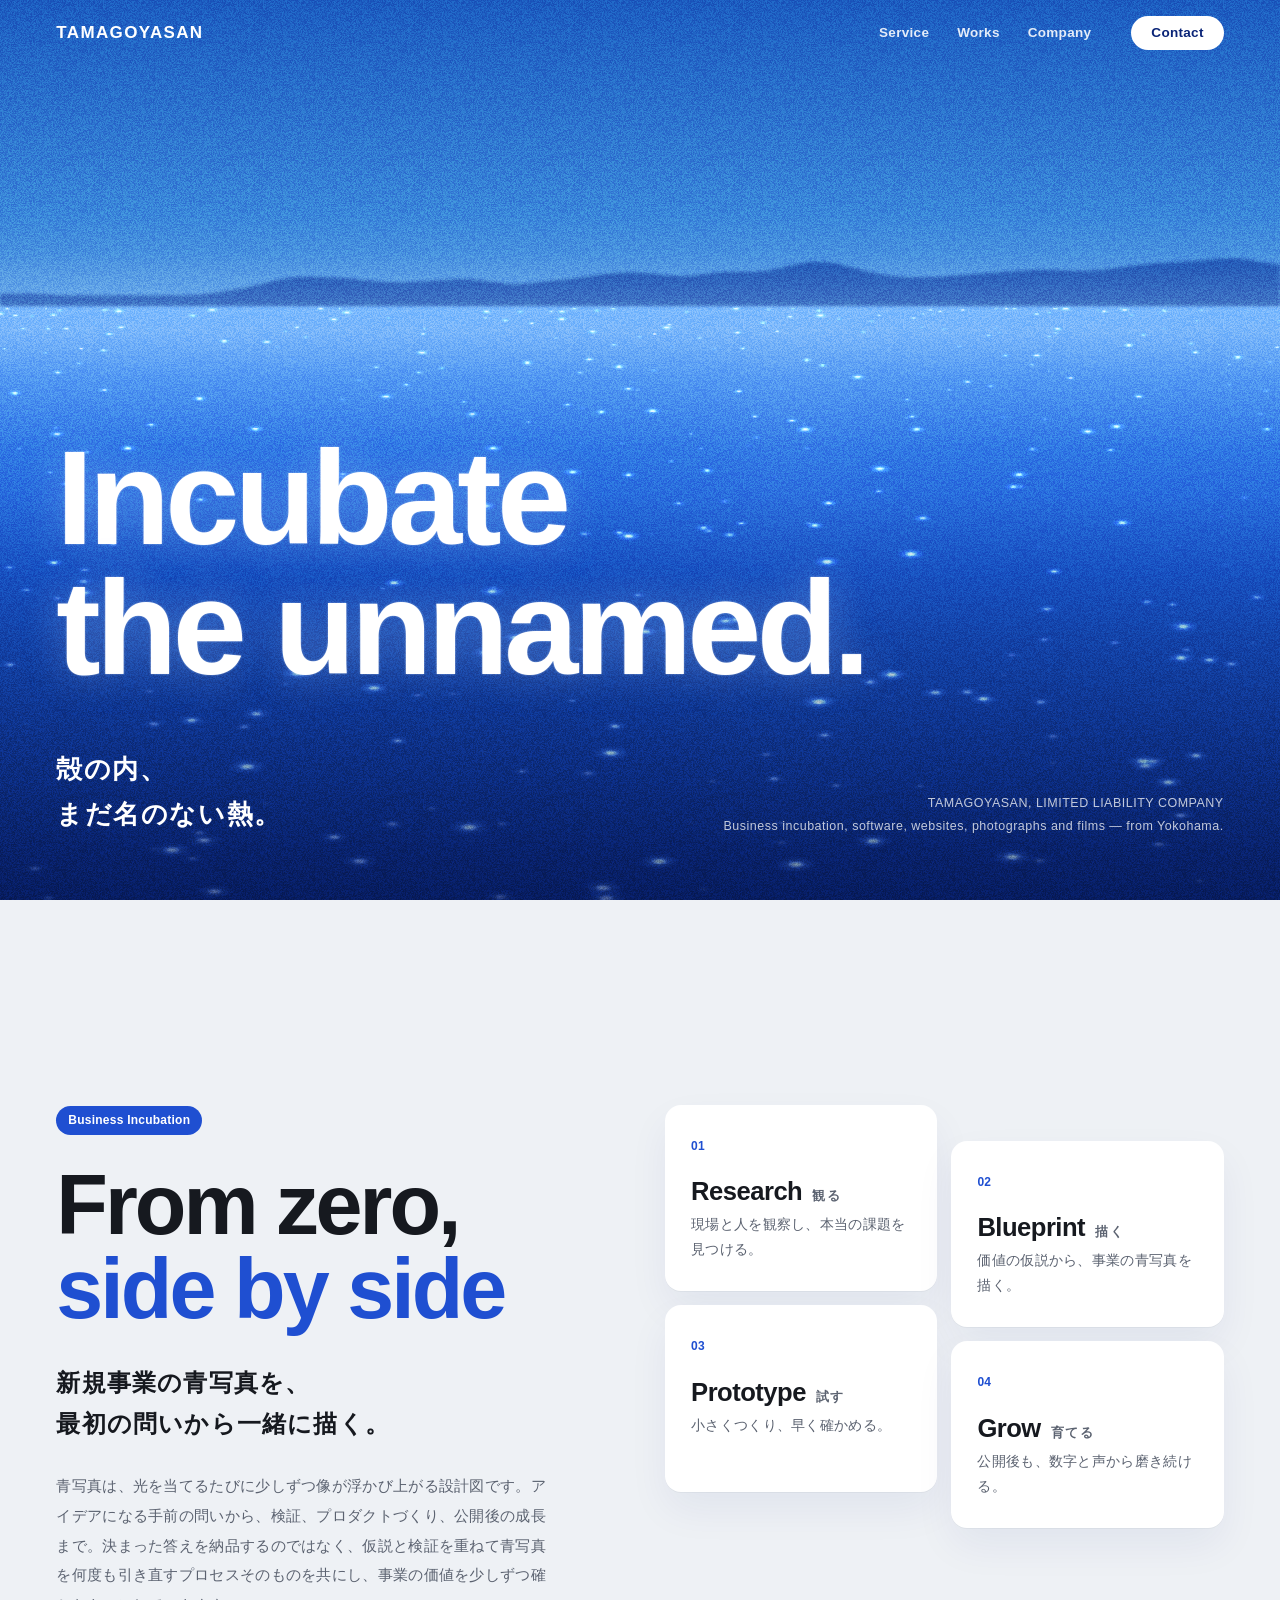
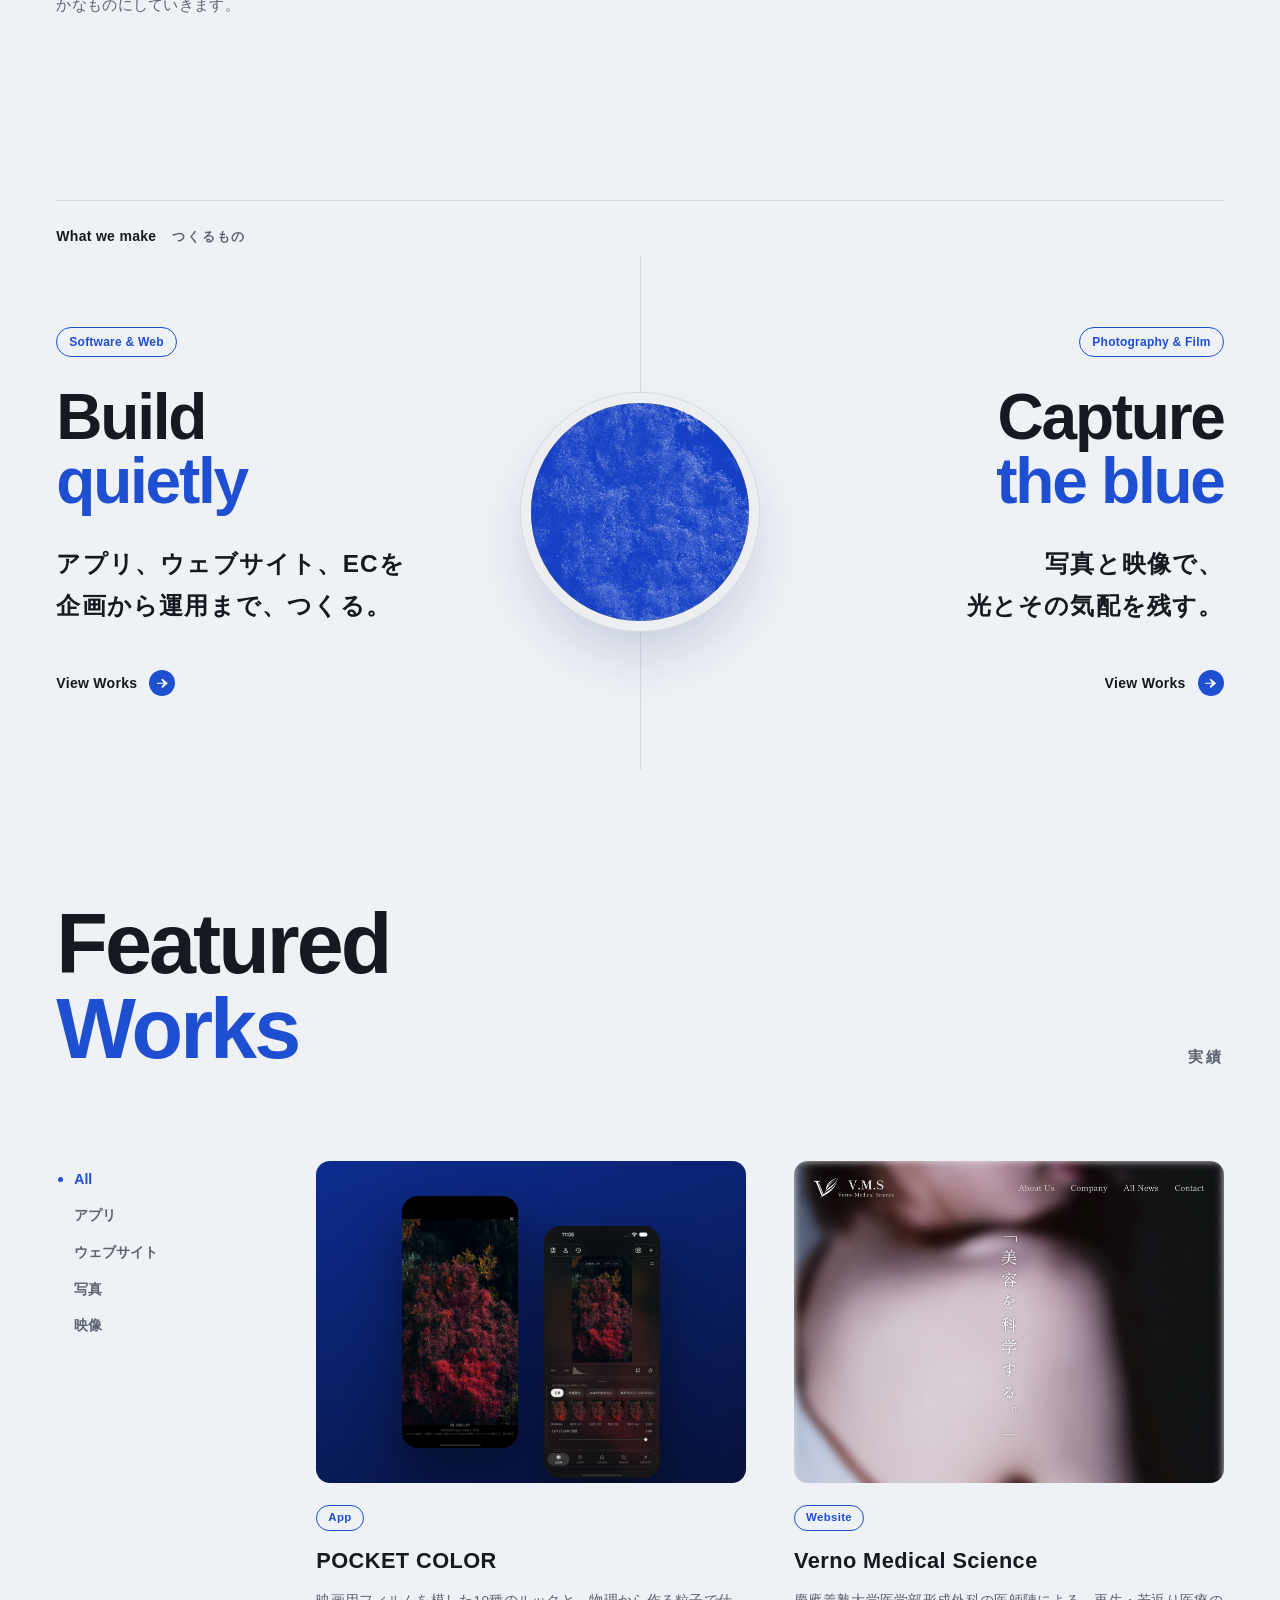
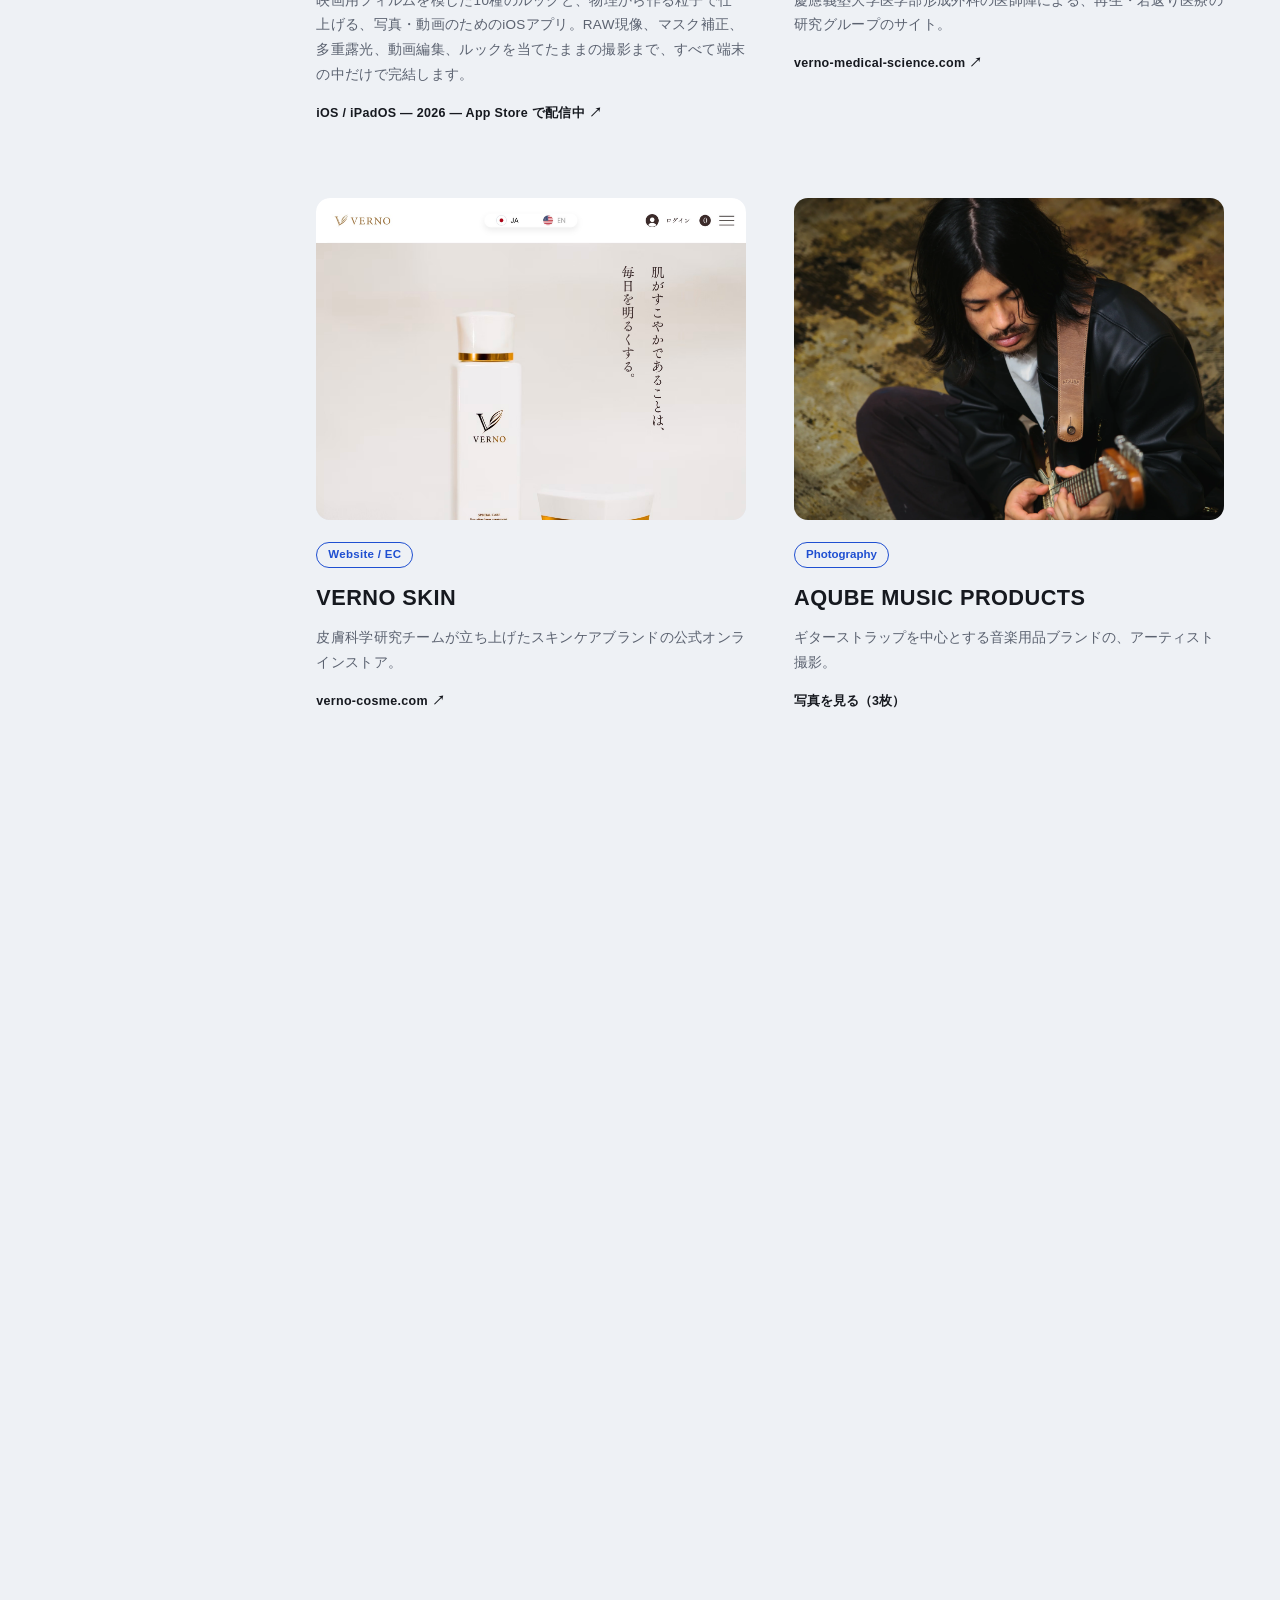
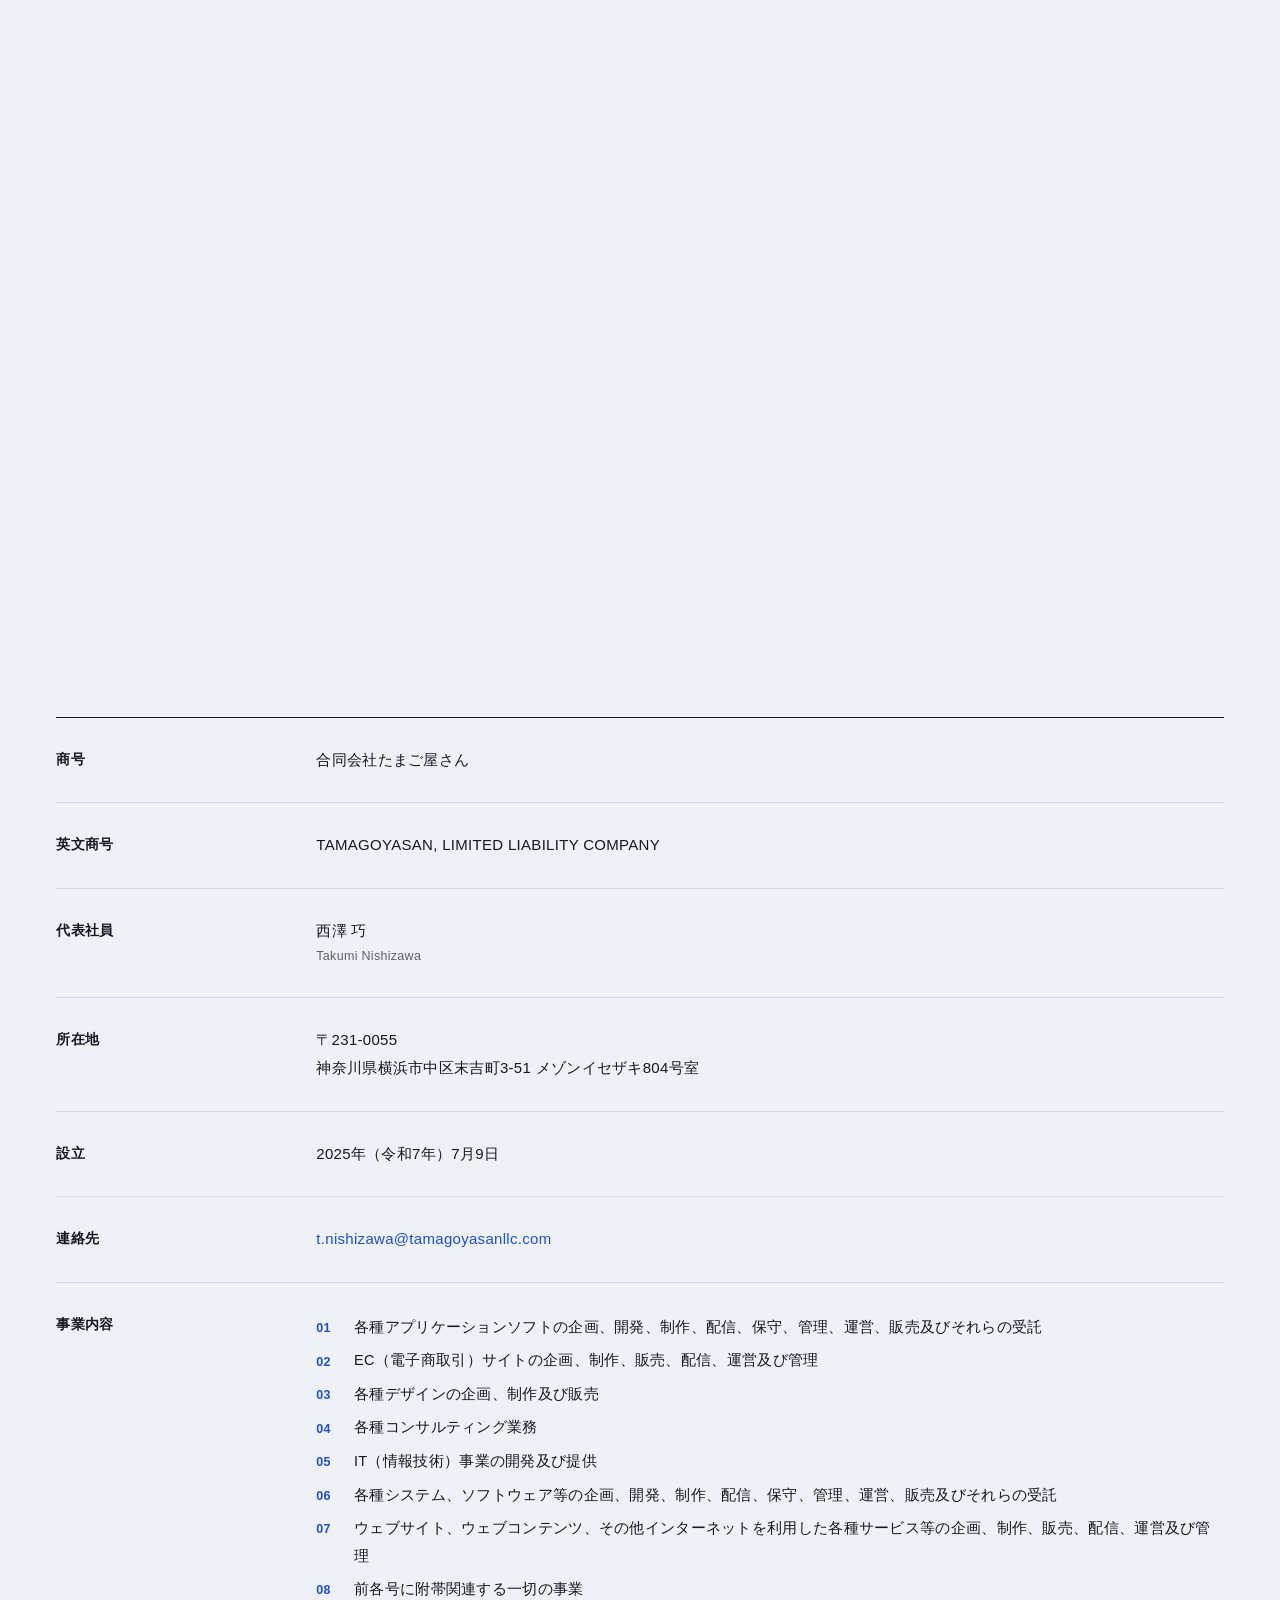
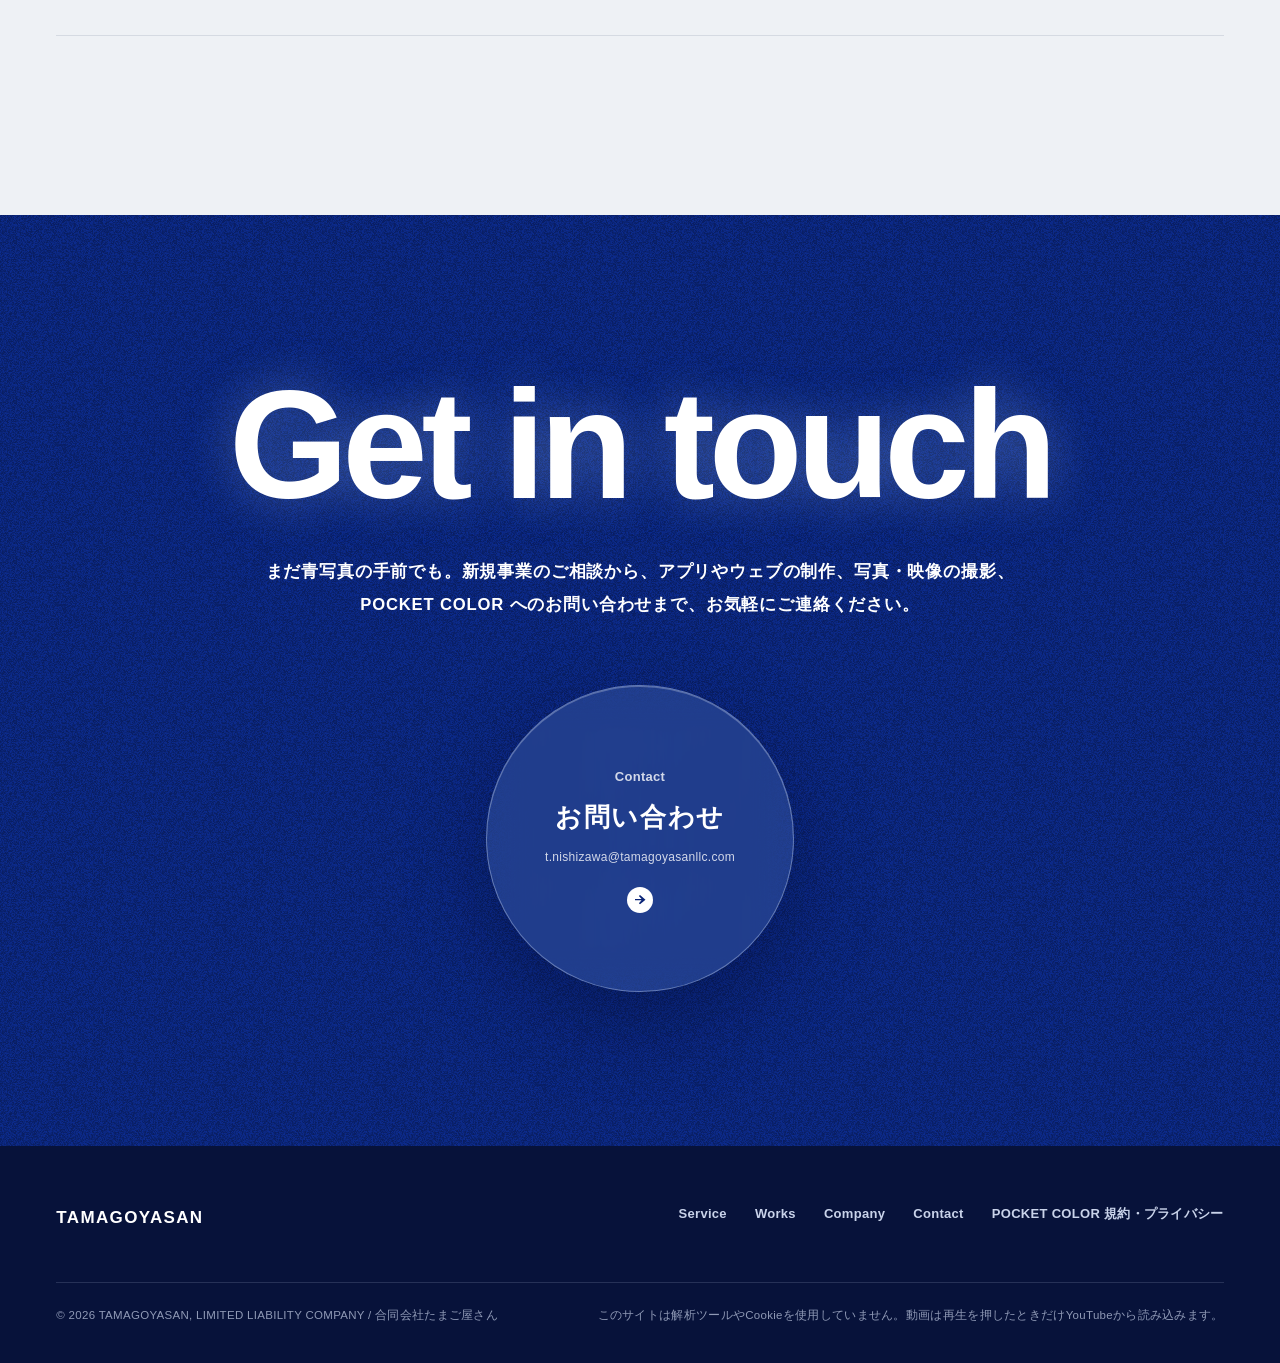
<file: index.html>
<!doctype html>
<html lang="ja">
<head>
<meta charset="utf-8">
<meta name="viewport" content="width=device-width, initial-scale=1, viewport-fit=cover">
<title>合同会社たまご屋さん（TAMAGOYASAN）｜横浜の新規事業伴走・アプリ／ウェブ制作・写真映像</title>
<meta name="description" content="合同会社たまご屋さん（TAMAGOYASAN, LIMITED LIABILITY COMPANY）は横浜の会社です。新規事業の青写真を最初の問いから一緒に描く伴走型の事業価値創出、アプリ・ウェブサイト・ECの企画開発、写真・映像の撮影を行い、写真・動画アプリ POCKET COLOR を開発しています。代表社員 西澤 巧。">
<meta name="robots" content="index, follow, max-image-preview:large">
<link rel="canonical" href="https://tamagoyasanllc.com/">
<link rel="alternate" type="text/markdown" href="https://tamagoyasanllc.com/llms.txt" title="llms.txt">
<meta name="theme-color" content="#0c2a86">
<meta property="og:site_name" content="合同会社たまご屋さん">
<meta property="og:locale" content="ja_JP">
<meta property="og:title" content="合同会社たまご屋さん — TAMAGOYASAN, LLC">
<meta property="og:description" content="殻の内、まだ名のない熱。横浜の合同会社たまご屋さん。新規事業の伴走、アプリ・ウェブ制作、写真・映像。">
<meta property="og:type" content="website">
<meta property="og:url" content="https://tamagoyasanllc.com/">
<meta property="og:image" content="https://tamagoyasanllc.com/assets/og.jpg">
<meta property="og:image:width" content="1200">
<meta property="og:image:height" content="630">
<meta property="og:image:alt" content="合同会社たまご屋さん — Incubate the unnamed.">
<meta name="twitter:card" content="summary_large_image">
<meta name="twitter:title" content="合同会社たまご屋さん — TAMAGOYASAN, LLC">
<meta name="twitter:description" content="横浜の合同会社たまご屋さん。新規事業の伴走、アプリ・ウェブ制作、写真・映像。">
<meta name="twitter:image" content="https://tamagoyasanllc.com/assets/og.jpg">
<script type="application/ld+json">
{
  "@context": "https://schema.org",
  "@graph": [
    {
      "@type": "Organization",
      "@id": "https://tamagoyasanllc.com/#organization",
      "name": "合同会社たまご屋さん",
      "alternateName": ["たまご屋さん", "タマゴヤサン", "TAMAGOYASAN", "TAMAGOYASAN, LLC", "TAMAGOYASAN, LIMITED LIABILITY COMPANY"],
      "legalName": "合同会社たまご屋さん",
      "url": "https://tamagoyasanllc.com/",
      "logo": "https://tamagoyasanllc.com/assets/icon-512.png",
      "image": "https://tamagoyasanllc.com/assets/og.jpg",
      "description": "横浜の合同会社。新規事業の青写真を一緒に描く伴走型の事業価値創出、アプリ・ウェブサイト・ECの企画開発、写真・映像の撮影。写真・動画アプリ POCKET COLOR を開発。",
      "email": "t.nishizawa@tamagoyasanllc.com",
      "foundingDate": "2025-07-09",
      "identifier": {"@type": "PropertyValue", "propertyID": "法人番号", "value": "6020003029038"},
      "address": {
        "@type": "PostalAddress",
        "postalCode": "231-0055",
        "addressRegion": "神奈川県",
        "addressLocality": "横浜市中区",
        "streetAddress": "末吉町3-51 メゾンイセザキ804号室",
        "addressCountry": "JP"
      },
      "areaServed": "JP",
      "founder": {"@id": "https://tamagoyasanllc.com/#representative"},
      "knowsAbout": ["新規事業開発", "事業伴走", "アプリ開発", "iOSアプリ開発", "ウェブサイト制作", "EC サイト制作", "写真撮影", "映像制作", "ミュージックビデオ撮影", "ハプティクス"],
      "contactPoint": {"@type": "ContactPoint", "contactType": "customer support", "email": "t.nishizawa@tamagoyasanllc.com", "availableLanguage": ["ja", "en"]}
    },
    {
      "@type": "Person",
      "@id": "https://tamagoyasanllc.com/#representative",
      "name": "西澤 巧",
      "alternateName": "Takumi Nishizawa",
      "jobTitle": "代表社員",
      "image": "https://tamagoyasanllc.com/assets/representative.jpg",
      "worksFor": {"@id": "https://tamagoyasanllc.com/#organization"},
      "alumniOf": [
        {"@type": "CollegeOrUniversity", "name": "上智大学"},
        {"@type": "CollegeOrUniversity", "name": "東京大学"}
      ],
      "knowsAbout": ["ソフトウェア開発", "アプリケーション開発", "システム設計", "ハプティクス", "新規事業開発"]
    },
    {
      "@type": "WebSite",
      "@id": "https://tamagoyasanllc.com/#website",
      "url": "https://tamagoyasanllc.com/",
      "name": "合同会社たまご屋さん",
      "alternateName": "TAMAGOYASAN",
      "inLanguage": "ja",
      "publisher": {"@id": "https://tamagoyasanllc.com/#organization"}
    },
    {
      "@type": "SoftwareApplication",
      "name": "POCKET COLOR",
      "applicationCategory": "PhotographyApplication",
      "operatingSystem": "iOS, iPadOS",
      "description": "映画用フィルムを模した10種のルックと、物理から作る粒子で仕上げる、写真・動画のためのiOSアプリ。RAW現像、マスク補正、多重露光、動画編集、ルックを当てたままの撮影まで、すべて端末の中だけで完結します。",
      "url": "https://apps.apple.com/jp/app/pocket-color/id6816624728",
      "downloadUrl": "https://apps.apple.com/jp/app/pocket-color/id6816624728",
      "datePublished": "2026-10-20",
      "offers": {"@type": "Offer", "price": "0", "priceCurrency": "JPY"},
      "image": "https://tamagoyasanllc.com/assets/pocket-color-icon.png",
      "publisher": {"@id": "https://tamagoyasanllc.com/#organization"}
    }
  ]
}
</script>
<link rel="icon" href="assets/icon-32.png" sizes="32x32" type="image/png">
<link rel="icon" href="assets/icon-192.png" sizes="192x192" type="image/png">
<link rel="apple-touch-icon" href="assets/apple-touch-icon.png">
<link rel="stylesheet" href="style.css">
</head>
<body>
<header class="bar" data-theme="dark">
  <a class="logo" href="#top">TAMAGOYASAN</a>
  <nav class="nav">
    <a href="#service">Service</a>
    <a href="#works">Works</a>
    <a href="#company">Company</a>
  </nav>
  <a class="pill" href="#contact"><span data-roll="Contact">Contact</span></a>
</header>

<main id="top">
  <section class="hero blue" data-theme="dark">
    <canvas class="sea" aria-hidden="true"></canvas>
    <div class="grain" aria-hidden="true"></div>
    <div class="hero-in">
      <h1 class="hero-title rise">Incubate<br>the unnamed.</h1>
      <div class="hero-foot rise">
        <p class="hero-jp">殻の内、<br>まだ名のない熱。</p>
        <p class="hero-en">TAMAGOYASAN, LIMITED LIABILITY COMPANY<br>Business incubation, software, websites, photographs and films — from Yokohama.</p>
      </div>
    </div>
  </section>

  <section id="service" class="service paper" data-theme="light">
    <div class="core">
      <div class="core-text rise">
        <p class="tag">Business Incubation</p>
        <h2 class="big">From zero,<br><em>side by side</em></h2>
        <p class="lead">新規事業の青写真を、<br>最初の問いから一緒に描く。</p>
        <p class="body">青写真は、光を当てるたびに少しずつ像が浮かび上がる設計図です。アイデアになる手前の問いから、検証、プロダクトづくり、公開後の成長まで。決まった答えを納品するのではなく、仮説と検証を重ねて青写真を何度も引き直すプロセスそのものを共にし、事業の価値を少しずつ確かなものにしていきます。</p>
      </div>
      <ol class="steps">
        <li class="rise"><span class="step-no">01</span><strong>Research<small>観る</small></strong><p>現場と人を観察し、本当の課題を見つける。</p></li>
        <li class="rise"><span class="step-no">02</span><strong>Blueprint<small>描く</small></strong><p>価値の仮説から、事業の青写真を描く。</p></li>
        <li class="rise"><span class="step-no">03</span><strong>Prototype<small>試す</small></strong><p>小さくつくり、早く確かめる。</p></li>
        <li class="rise"><span class="step-no">04</span><strong>Grow<small>育てる</small></strong><p>公開後も、数字と声から磨き続ける。</p></li>
      </ol>
    </div>

    <p class="make rise">What we make<span>つくるもの</span></p>
    <div class="split">
      <div class="side rise">
        <p class="tag tag-line">Software &amp; Web</p>
        <h3 class="big mid">Build<br><em>quietly</em></h3>
        <p class="lead">アプリ、ウェブサイト、ECを<br>企画から運用まで、つくる。</p>
        <a class="more" href="#works" data-filter-link="build"><span data-roll="View Works">View Works</span><i></i></a>
      </div>
      <div class="axis" aria-hidden="true"><span class="lens"><img src="assets/pocket-color-full.jpg" alt=""></span></div>
      <div class="side side-r rise">
        <p class="tag tag-line">Photography &amp; Film</p>
        <h3 class="big mid">Capture<br><em>the blue</em></h3>
        <p class="lead">写真と映像で、<br>光とその気配を残す。</p>
        <a class="more" href="#works" data-filter-link="capture"><span data-roll="View Works">View Works</span><i></i></a>
      </div>
    </div>
  </section>

  <section id="works" class="works paper" data-theme="light">
    <header class="head rise">
      <h2 class="big">Featured<br><em>Works</em></h2>
      <p class="head-jp">実績</p>
    </header>

    <div class="works-in">
      <ul class="filters rise" aria-label="絞り込み">
        <li><button type="button" class="is-on" data-filter="all">All</button></li>
        <li><button type="button" data-filter="app">アプリ</button></li>
        <li><button type="button" data-filter="web">ウェブサイト</button></li>
        <li><button type="button" data-filter="photo">写真</button></li>
        <li><button type="button" data-filter="film">映像</button></li>
      </ul>

      <div class="cards">
        <a class="card rise" data-kind="app build" href="https://apps.apple.com/jp/app/pocket-color/id6816624728" target="_blank" rel="noopener">
          <span class="thumb thumb-app">
            <img src="assets/pocket-color-full.jpg" alt="POCKET COLOR の全画面表示。紅葉を 2383 のルックで現像した写真" loading="lazy">
            <img src="assets/pocket-color-look.jpg" alt="POCKET COLOR のルックを選ぶ画面。映画用フィルムを模したルックが並ぶ" loading="lazy">
          </span>
          <span class="chip">App</span>
          <strong>POCKET COLOR</strong>
          <span class="desc">映画用フィルムを模した10種のルックと、物理から作る粒子で仕上げる、写真・動画のためのiOSアプリ。RAW現像、マスク補正、多重露光、動画編集、ルックを当てたままの撮影まで、すべて端末の中だけで完結します。</span>
          <span class="meta">iOS / iPadOS — 2026 — App Store で配信中 ↗</span>
        </a>

        <a class="card rise" data-kind="web build" href="https://verno-medical-science.com/" target="_blank" rel="noopener">
          <span class="thumb thumb-top"><img src="assets/verno-medical-science.jpg" alt="Verno Medical Science のトップページ。「美容を科学する。」の縦書き" loading="lazy"></span>
          <span class="chip">Website</span>
          <strong>Verno Medical Science</strong>
          <span class="desc">慶應義塾大学医学部形成外科の医師陣による、再生・若返り医療の研究グループのサイト。</span>
          <span class="meta">verno-medical-science.com ↗</span>
        </a>

        <a class="card rise" data-kind="web build" href="https://www.verno-cosme.com/" target="_blank" rel="noopener">
          <span class="thumb thumb-top"><img src="assets/verno-skin.jpg" alt="VERNO SKIN のトップページ。ローションとクリームの製品写真" loading="lazy"></span>
          <span class="chip">Website / EC</span>
          <strong>VERNO SKIN</strong>
          <span class="desc">皮膚科学研究チームが立ち上げたスキンケアブランドの公式オンラインストア。</span>
          <span class="meta">verno-cosme.com ↗</span>
        </a>

        <button class="card rise" type="button" data-kind="photo capture" data-open="photos">
          <span class="thumb"><img src="assets/Aqube/DSC05023.webp" alt="AQUBE のストラップを掛け、床に座ってギターを弾く男性" loading="lazy"></span>
          <span class="chip">Photography</span>
          <strong>AQUBE MUSIC PRODUCTS</strong>
          <span class="desc">ギターストラップを中心とする音楽用品ブランドの、アーティスト撮影。</span>
          <span class="meta">写真を見る（3枚）</span>
        </button>

        <button class="card rise" type="button" data-kind="film capture" data-open="film">
          <span class="thumb thumb-reel">
            <img src="assets/orench-kimitoame-cut.jpg" alt="ORENCH.『君と雨』。赤い傘を差して空を見上げる女性" loading="lazy">
            <img src="assets/orench-lastscene-cut.jpg" alt="ORENCH.『Last Scene』。暗がりに立つ女性" loading="lazy">
            <img src="assets/orench-imasara-cut.jpg" alt="ORENCH.『今更』。上空から見た陸上競技場のトラック" loading="lazy">
            <span class="play" aria-hidden="true"></span>
          </span>
          <span class="chip">Music Video</span>
          <strong>ORENCH.</strong>
          <span class="desc">アーティスト ORENCH. のミュージックビデオに、カメラマンとして継続して参加しています。</span>
          <span class="meta">『君と雨』『Last Scene』『今更』ほか — 再生する</span>
        </button>
      </div>
    </div>
  </section>

  <section id="company" class="company paper" data-theme="light">
    <header class="head rise">
      <h2 class="big">Company<br><em>Profile</em></h2>
      <p class="head-jp">会社概要</p>
    </header>
    <article class="person rise">
      <img class="person-photo" src="assets/representative.jpg" alt="黒いスーツで白い椅子に座り、笑顔を見せる西澤 巧" loading="lazy" width="960" height="1200">
      <div class="person-text">
        <p class="tag tag-line">Representative</p>
        <h3 class="person-name">西澤 巧<span>Takumi Nishizawa</span></h3>
        <p class="person-role">代表社員</p>
        <p class="person-bio">上智大学理工学部卒業、東京大学大学院 情報理工学系研究科 コンピュータ科学専攻 修了。2022年に大手コングロマリットへ入社し、新規事業領域のR&amp;Dにて、ソフトウェア開発を中心に新たな体験価値を生む技術開発に取り組む。</p>
        <p class="person-bio">2025年からはグループの金融事業会社へ出向し、ハプティクス技術を活用した新規事業の技術責任者として、アプリケーション開発、システム設計、共同研究を統括。あわせて合同会社たまご屋さんの代表を務める。</p>
      </div>
    </article>

    <dl class="profile rise">
      <div><dt>商号</dt><dd>合同会社たまご屋さん</dd></div>
      <div><dt>英文商号</dt><dd>TAMAGOYASAN, LIMITED LIABILITY COMPANY</dd></div>
      <div><dt>代表社員</dt><dd>西澤 巧<span class="en">Takumi Nishizawa</span></dd></div>
      <div><dt>所在地</dt><dd>〒231-0055<br>神奈川県横浜市中区末吉町3-51 メゾンイセザキ804号室</dd></div>
      <div><dt>設立</dt><dd>2025年（令和7年）7月9日</dd></div>
      <div><dt>連絡先</dt><dd><a href="mailto:t.nishizawa@tamagoyasanllc.com">t.nishizawa@tamagoyasanllc.com</a></dd></div>
      <div>
        <dt>事業内容</dt>
        <dd>
          <ol class="purposes">
            <li>各種アプリケーションソフトの企画、開発、制作、配信、保守、管理、運営、販売及びそれらの受託</li>
            <li>EC（電子商取引）サイトの企画、制作、販売、配信、運営及び管理</li>
            <li>各種デザインの企画、制作及び販売</li>
            <li>各種コンサルティング業務</li>
            <li>IT（情報技術）事業の開発及び提供</li>
            <li>各種システム、ソフトウェア等の企画、開発、制作、配信、保守、管理、運営、販売及びそれらの受託</li>
            <li>ウェブサイト、ウェブコンテンツ、その他インターネットを利用した各種サービス等の企画、制作、販売、配信、運営及び管理</li>
            <li>前各号に附帯関連する一切の事業</li>
          </ol>
        </dd>
      </div>
    </dl>
  </section>

  <section id="contact" class="contact blue" data-theme="dark">
    <canvas class="sea" aria-hidden="true"></canvas>
    <div class="grain" aria-hidden="true"></div>
    <div class="contact-in">
      <h2 class="contact-title rise">Get in touch</h2>
      <p class="contact-jp rise">まだ青写真の手前でも。新規事業のご相談から、アプリやウェブの制作、写真・映像の撮影、<br>POCKET COLOR へのお問い合わせまで、お気軽にご連絡ください。</p>
      <a class="orb rise" href="mailto:t.nishizawa@tamagoyasanllc.com">
        <span class="orb-en">Contact</span>
        <span class="orb-jp">お問い合わせ</span>
        <span class="orb-mail">t.nishizawa@tamagoyasanllc.com</span>
        <i></i>
      </a>
    </div>
  </section>
</main>

<footer class="foot" data-theme="dark">
  <div class="foot-in">
    <a class="logo" href="#top">TAMAGOYASAN</a>
    <nav class="foot-nav">
      <a href="#service">Service</a>
      <a href="#works">Works</a>
      <a href="#company">Company</a>
      <a href="#contact">Contact</a>
      <a href="https://tamagoya-san.github.io/pocketcolor-lab-legal/legal/">POCKET COLOR 規約・プライバシー</a>
    </nav>
  </div>
  <div class="foot-row">
    <p>© 2026 TAMAGOYASAN, LIMITED LIABILITY COMPANY / 合同会社たまご屋さん</p>
    <p>このサイトは解析ツールやCookieを使用していません。動画は再生を押したときだけYouTubeから読み込みます。</p>
  </div>
</footer>

<dialog class="modal" id="photos" aria-label="AQUBE MUSIC PRODUCTS の写真">
  <button class="close" type="button" aria-label="閉じる"></button>
  <div class="gallery">
    <img src="assets/Aqube/DSC05023.webp" alt="AQUBE のストラップを掛け、床に座ってギターを弾く男性" loading="lazy">
    <img src="assets/Aqube/card.webp" alt="ウクレレを抱えて拳を握る、眼鏡の男性" loading="lazy">
    <img src="assets/Aqube/DSC00308.webp" alt="黒い服にショルダーバッグを掛けて立つ、長髪の男性" loading="lazy">
  </div>
  <p class="modal-cap">AQUBE MUSIC PRODUCTS — Artist Photography</p>
</dialog>

<dialog class="modal" id="film" aria-label="ORENCH. Music Video">
  <button class="close" type="button" aria-label="閉じる"></button>
  <div class="screen"></div>
  <ul class="reel">
    <li><button type="button" data-video="jHsyUtBTOCg" data-title="ORENCH.『君と雨』Music Video"><img src="assets/orench-kimitoame.jpg" alt="" loading="lazy"><span>君と雨</span></button></li>
    <li><button type="button" data-video="VPVALry6w3g" data-title="ORENCH.『Last Scene』Music Video"><img src="assets/orench-lastscene.jpg" alt="" loading="lazy"><span>Last Scene</span></button></li>
    <li><button type="button" data-video="Rwt-NJANCQM" data-title="ORENCH.『今更』Music Video"><img src="assets/orench-imasara.jpg" alt="" loading="lazy"><span>今更</span></button></li>
  </ul>
  <p class="modal-cap">ORENCH. — Music Video / Camera　<a href="https://www.youtube.com/watch?v=jHsyUtBTOCg" target="_blank" rel="noopener" data-yt>YouTubeで見る ↗</a>　<a href="https://www.youtube.com/@orench.orenchstudio1606" target="_blank" rel="noopener">ORENCH. のチャンネル ↗</a></p>
</dialog>

<script src="main.js"></script>
</body>
</html>
</file>
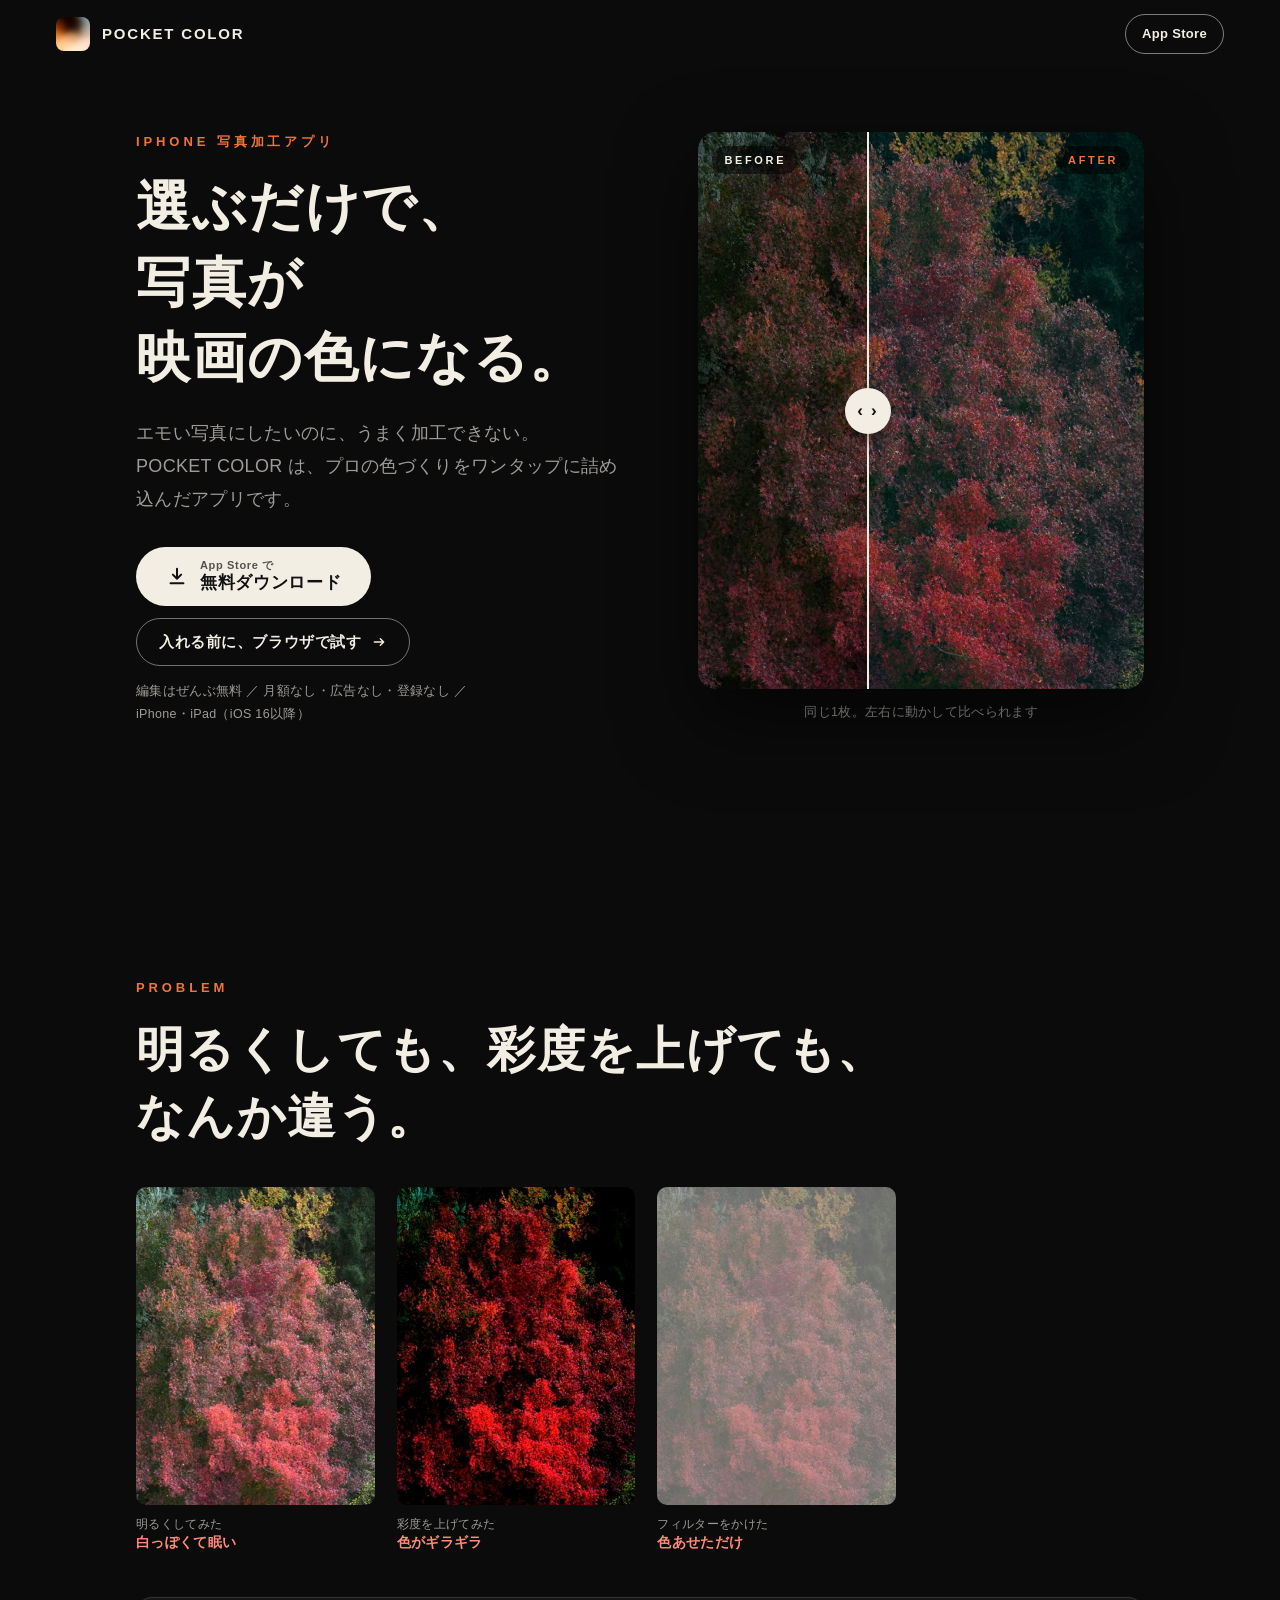
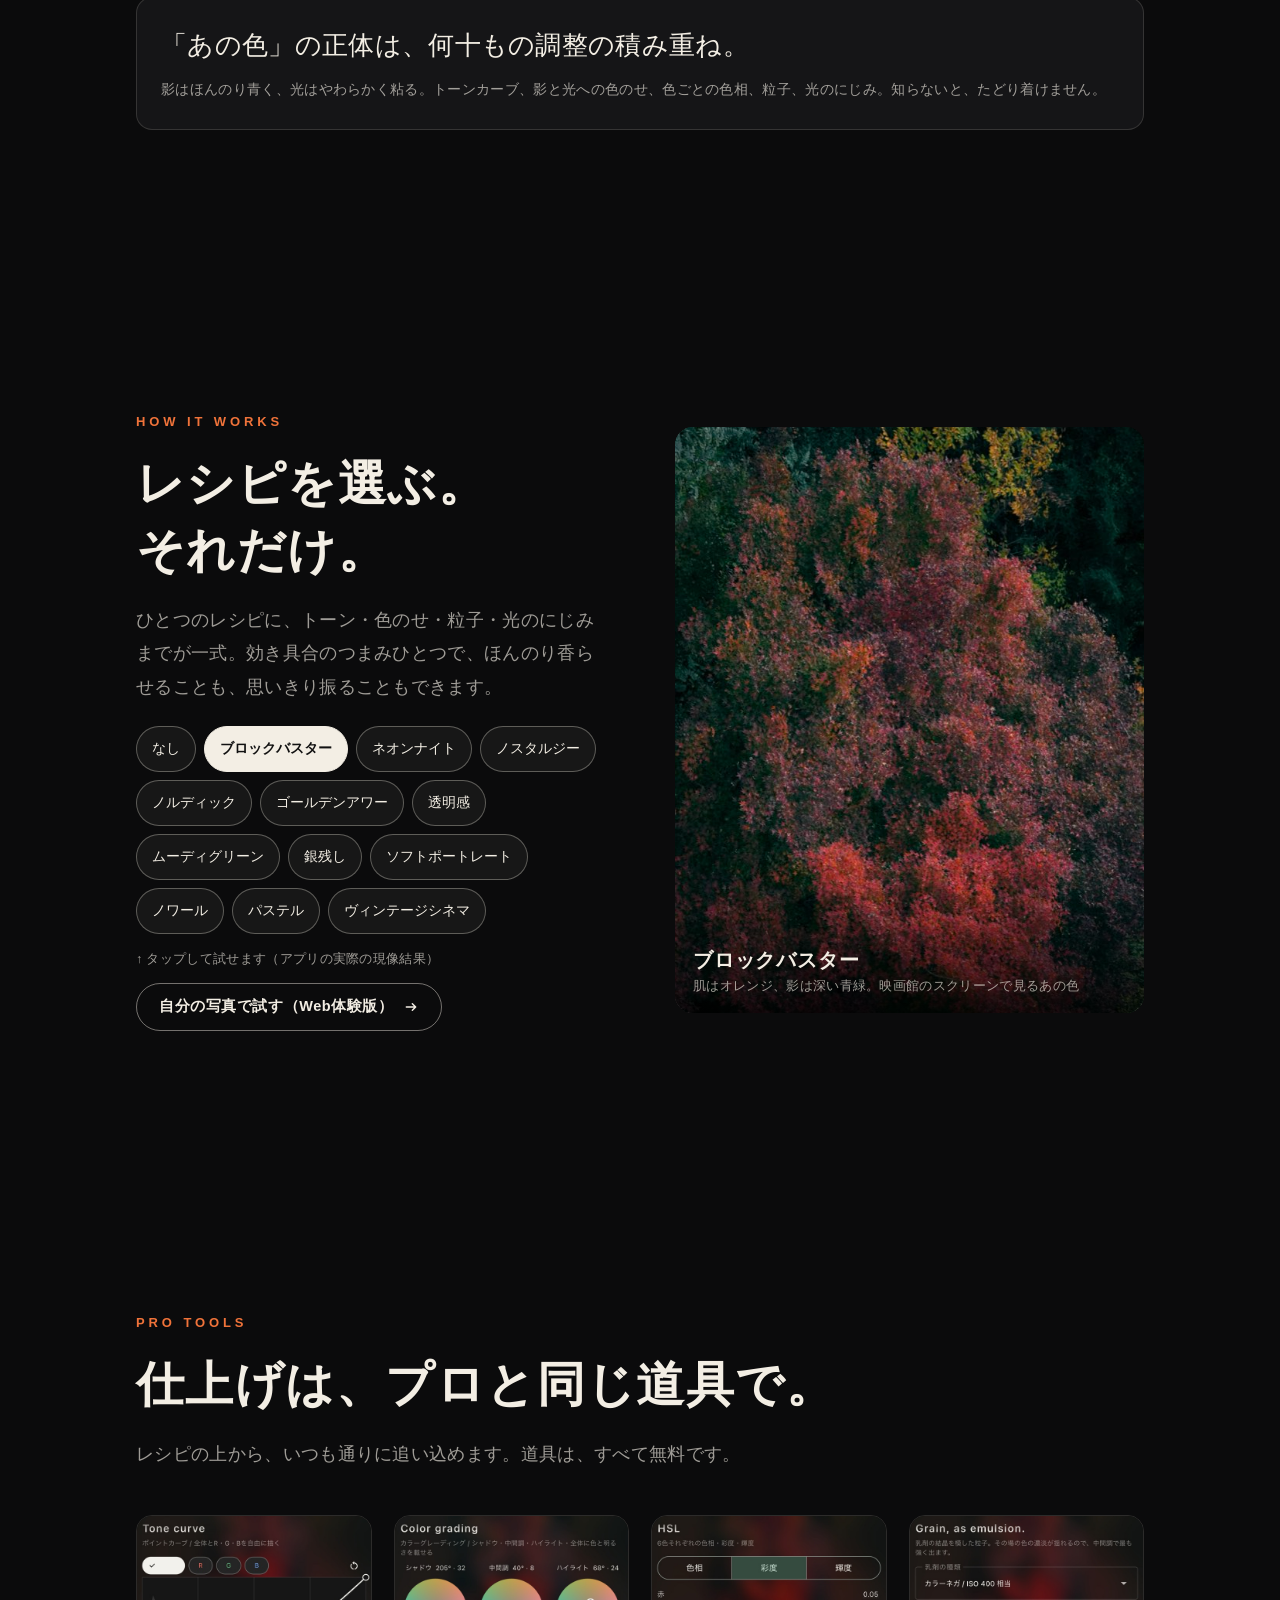
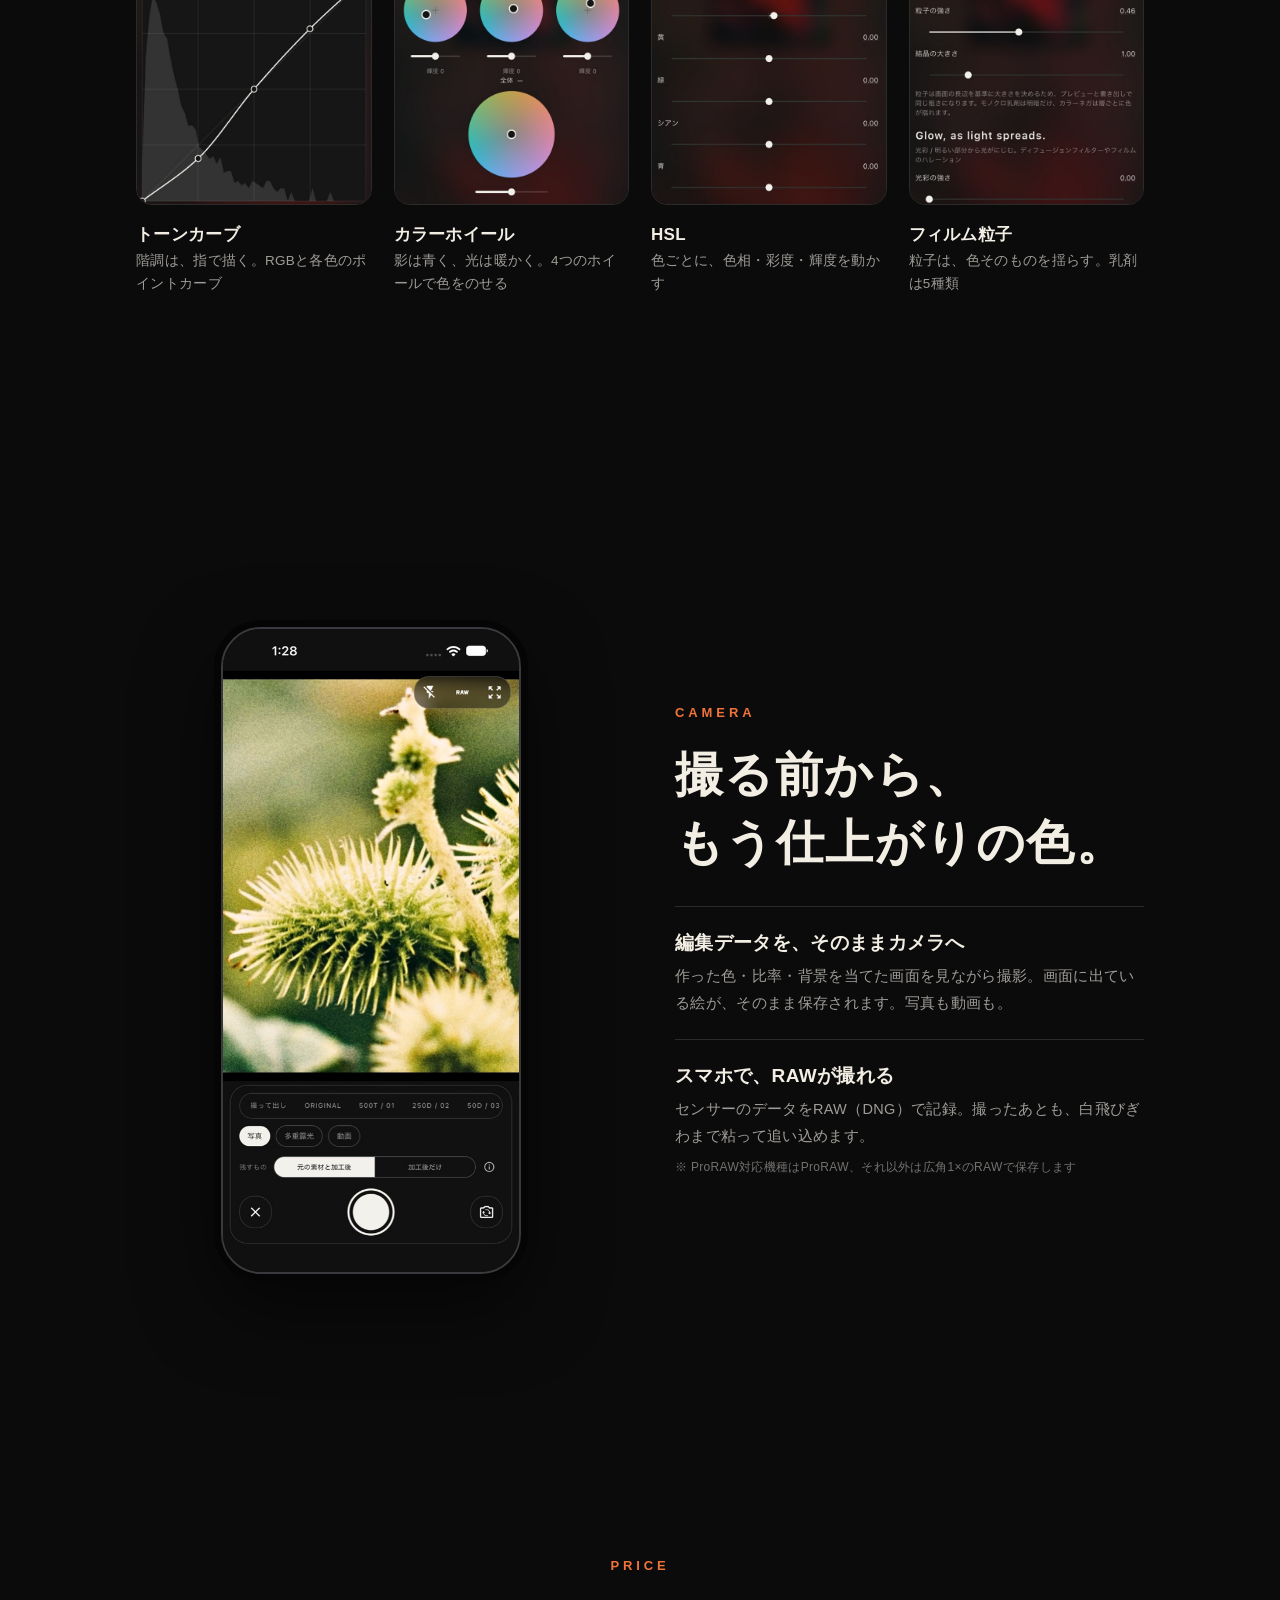
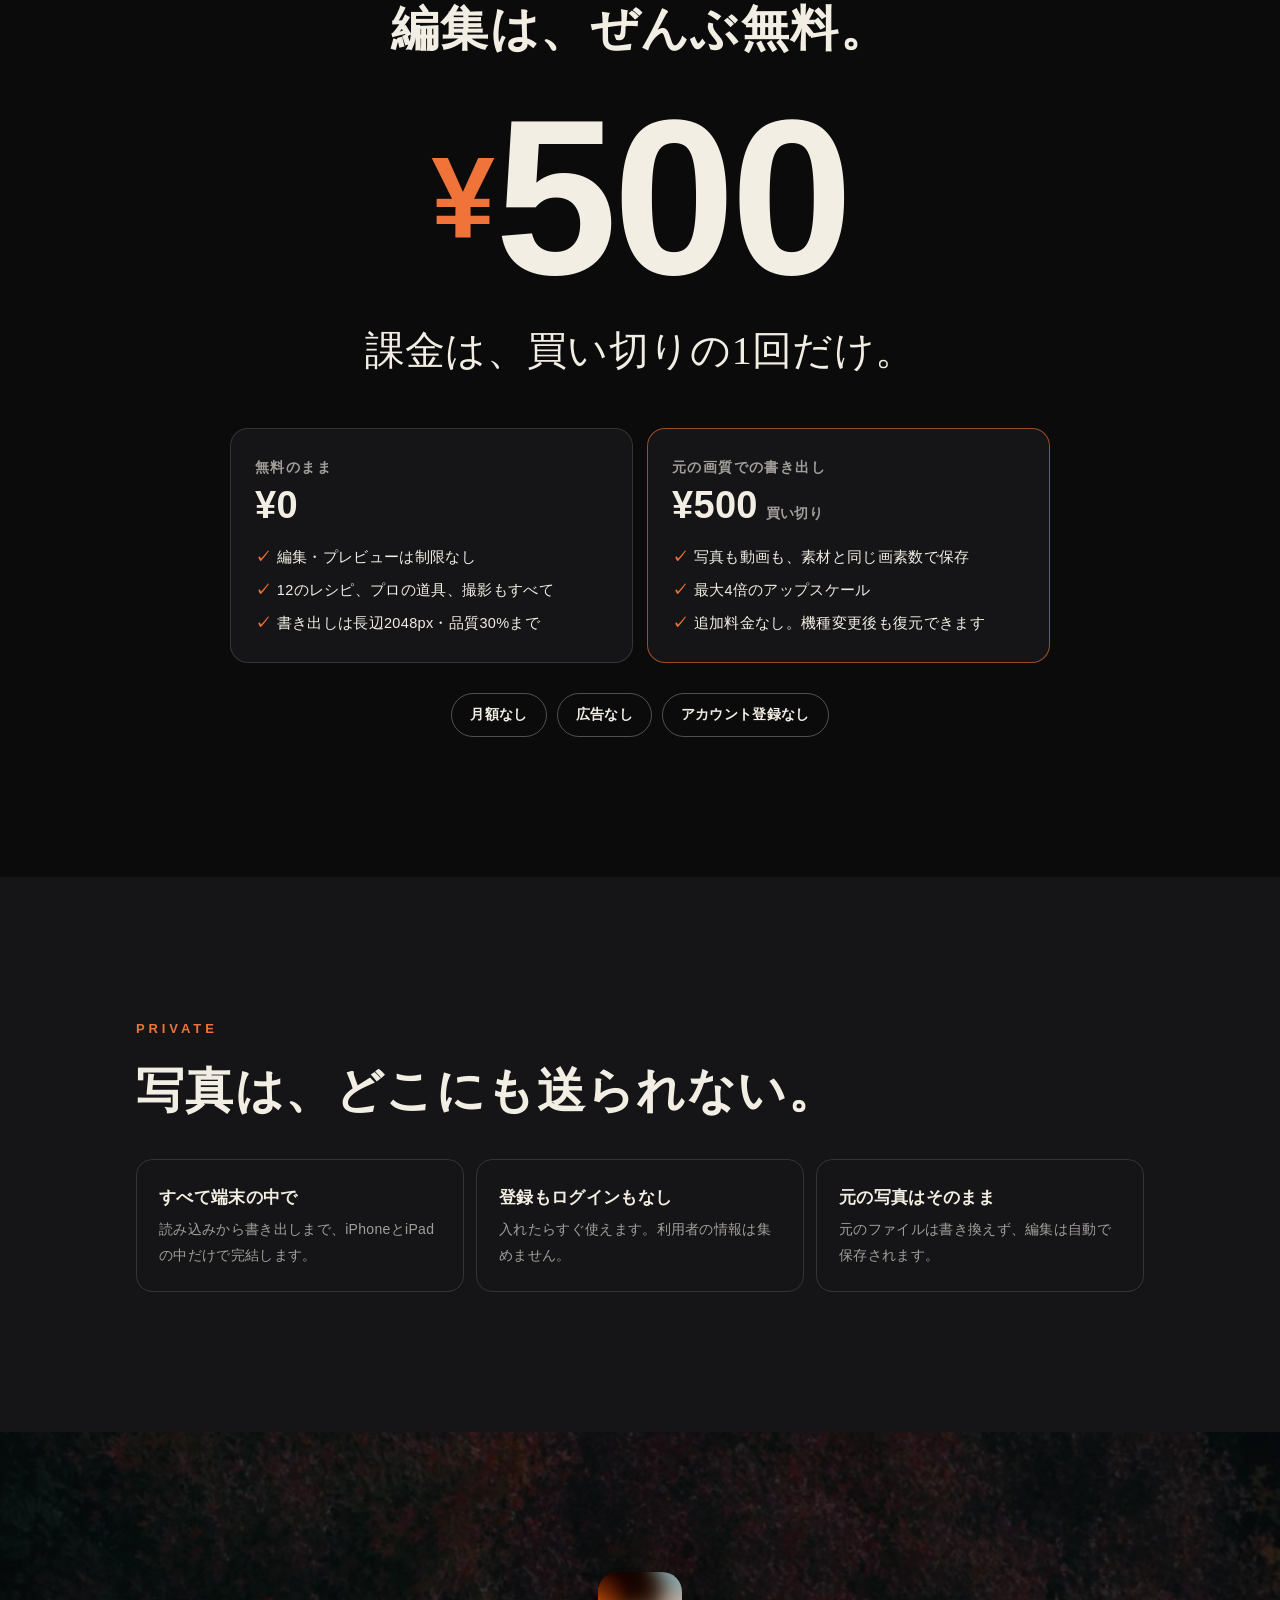
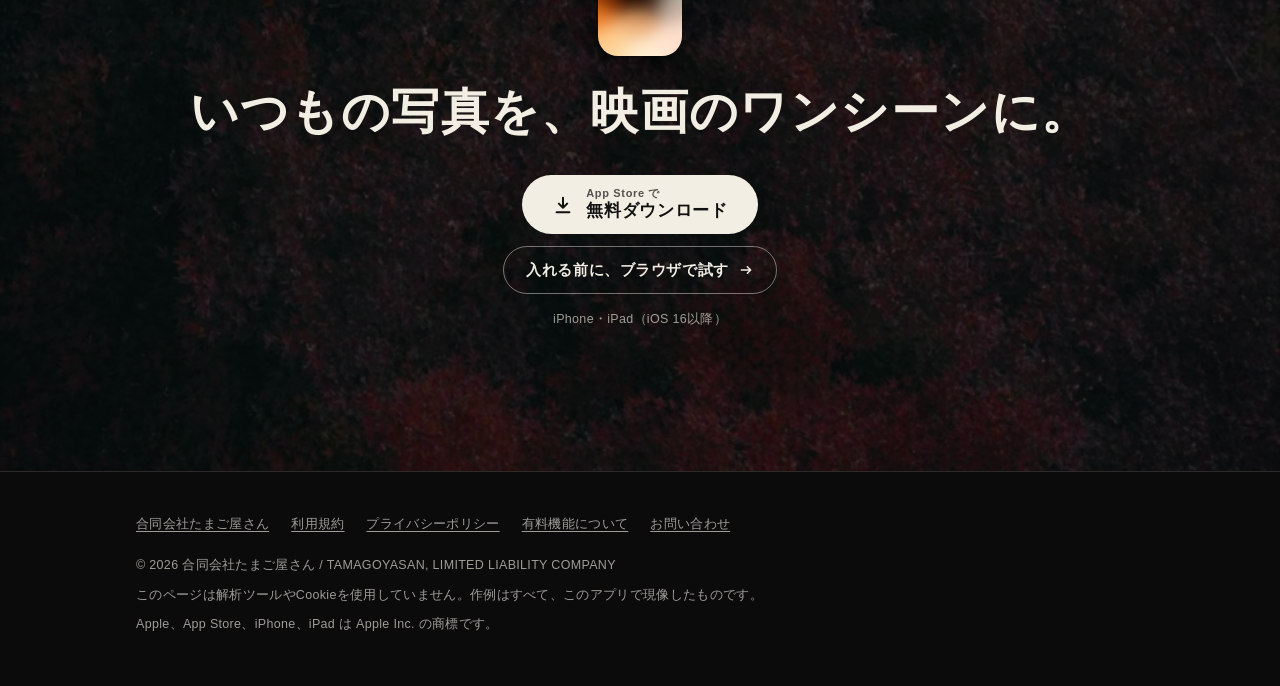
<file: pocketcolor/index.html>
<!doctype html>
<html lang="ja">
<head>
<meta charset="utf-8">
<meta name="viewport" content="width=device-width, initial-scale=1, viewport-fit=cover">
<title>POCKET COLOR｜選ぶだけで、写真が映画の色になる写真加工アプリ</title>
<meta name="description" content="エモい写真にしたいのに、うまく加工できない人へ。POCKET COLOR は、12のレシピから選ぶだけで写真が映画の色になるiPhoneアプリです。編集はぜんぶ無料、課金は元の画質での書き出し ¥500 の買い切りだけ。月額なし・広告なし・登録なし。">
<meta name="robots" content="index, follow, max-image-preview:large">
<link rel="canonical" href="https://tamagoyasanllc.com/pocketcolor/">
<meta name="theme-color" content="#0b0b0c">
<meta name="apple-itunes-app" content="app-id=6816624728">
<meta property="og:site_name" content="合同会社たまご屋さん">
<meta property="og:locale" content="ja_JP">
<meta property="og:type" content="website">
<meta property="og:title" content="POCKET COLOR — 選ぶだけで、写真が映画の色になる">
<meta property="og:description" content="12のレシピから選ぶだけ。編集はぜんぶ無料、課金は ¥500 の買い切りだけ。">
<meta property="og:url" content="https://tamagoyasanllc.com/pocketcolor/">
<meta property="og:image" content="https://tamagoyasanllc.com/pocketcolor/assets/og.jpg">
<meta property="og:image:width" content="1200">
<meta property="og:image:height" content="630">
<meta name="twitter:card" content="summary_large_image">
<link rel="icon" href="../assets/icon-32.png" sizes="32x32" type="image/png">
<link rel="apple-touch-icon" href="assets/icon.png">
<link rel="preload" as="image" href="assets/fine.jpg">
<style>
  :root {
    --ink: #0b0b0c; --panel: #151517; --paper: #f3eee4; --hush: rgba(243, 238, 228, .64);
    --line: rgba(243, 238, 228, .14); --ember: #f0733a;
    --serif: "Hiragino Mincho ProN", "Yu Mincho", "Noto Serif JP", serif;
    --jp: "Hiragino Sans", "Hiragino Kaku Gothic ProN", "Noto Sans JP", "Yu Gothic", sans-serif;
    --en: "Avenir Next", "Helvetica Neue", Helvetica, Arial, sans-serif;
    --pad: clamp(20px, 5vw, 56px);
  }
  * { box-sizing: border-box; }
  html { scroll-behavior: smooth; -webkit-text-size-adjust: 100%; }
  body { margin: 0; background: var(--ink); color: var(--paper); font-family: var(--jp); font-size: 16px; line-height: 1.85; letter-spacing: .02em; -webkit-font-smoothing: antialiased; overflow-x: clip; }
  img { display: block; max-width: 100%; height: auto; }
  a { color: inherit; }
  button { font: inherit; color: inherit; }
  .wrap { max-width: 1120px; margin: 0 auto; padding: 0 var(--pad); }
  section { padding: clamp(72px, 12vw, 140px) 0; }
  .kicker { margin: 0 0 16px; font-family: var(--en); font-weight: 600; font-size: 13px; letter-spacing: .3em; color: var(--ember); text-transform: uppercase; }
  h1, h2 { margin: 0; font-family: var(--serif); font-weight: 600; letter-spacing: .03em; line-height: 1.4; }
  h1 { font-size: clamp(34px, 8.6vw, 54px); }
  h2 { font-size: clamp(28px, 6.6vw, 48px); }
  .lead { margin: 20px 0 0; color: var(--hush); font-size: clamp(15px, 3.9vw, 18px); max-width: 34em; }
  .nb { display: inline-block; }

  /* The one thing every screen asks for. */
  .get { display: inline-flex; align-items: center; justify-content: center; gap: 12px; min-height: 58px; padding: 12px 30px; border-radius: 99px; background: var(--paper); color: #111; font-weight: 700; font-size: 17px; text-decoration: none; letter-spacing: .04em; transition: transform .25s, background .25s; }
  .get:hover { transform: translateY(-2px); background: #fff; }
  .get svg { width: 22px; height: 22px; flex: none; }
  .get small { display: block; font-size: 11px; font-weight: 600; letter-spacing: .06em; opacity: .7; line-height: 1.2; }
  .get span { display: block; line-height: 1.3; text-align: left; }
  .fine { margin: 14px 0 0; font-size: 12.5px; color: var(--hush); }
  /* The other way in: the same colour in the browser first, with one's own photograph. */
  .or { margin: 12px 0 0; }
  .try { display: inline-flex; align-items: center; gap: 9px; min-height: 48px; padding: 8px 22px; border-radius: 99px; border: 1px solid rgba(243, 238, 228, .45); font-weight: 700; font-size: 14.5px; text-decoration: none; letter-spacing: .04em; transition: background .25s; }
  .try:hover { background: rgba(243, 238, 228, .1); }
  .try svg { width: 16px; height: 16px; flex: none; }

  .top { position: absolute; z-index: 5; left: 0; right: 0; top: 0; padding: max(14px, env(safe-area-inset-top)) var(--pad) 14px; display: flex; align-items: center; gap: 12px; }
  .top img { width: 34px; height: 34px; border-radius: 8px; }
  .top b { font-family: var(--en); font-weight: 700; letter-spacing: .12em; font-size: 15px; }
  .top a { margin-left: auto; font-size: 13px; font-weight: 700; text-decoration: none; padding: 7px 16px; border-radius: 99px; border: 1px solid rgba(243, 238, 228, .5); }

  /* Hero */
  .hero { padding: 96px 0 clamp(56px, 9vw, 110px); position: relative; }
  .hero .wrap { display: grid; gap: 36px; }
  .hero .get { margin-top: 30px; }

  /* Before and after, with a line to drag. */
  .ba { position: relative; aspect-ratio: 4 / 5; border-radius: 18px; overflow: hidden; background: #000; touch-action: pan-y; cursor: ew-resize; user-select: none; -webkit-user-select: none; box-shadow: 0 30px 80px rgba(0, 0, 0, .6); }
  .ba img { position: absolute; inset: 0; width: 100%; height: 100%; object-fit: cover; object-position: 50% 62%; pointer-events: none; }
  .ba .before { clip-path: inset(0 calc(100% - var(--x, 50%)) 0 0); }
  .ba .bar { position: absolute; top: 0; bottom: 0; left: var(--x, 50%); width: 2px; margin-left: -1px; background: var(--paper); }
  .ba .bar::after { content: "‹ ›"; position: absolute; left: 50%; top: 50%; width: 46px; height: 46px; margin: -23px; border-radius: 50%; background: var(--paper); color: #111; font-weight: 700; font-size: 17px; letter-spacing: .1em; display: grid; place-items: center; box-shadow: 0 6px 20px rgba(0, 0, 0, .5); }
  .ba .l, .ba .r { position: absolute; top: 14px; padding: 4px 12px; border-radius: 99px; background: rgba(0, 0, 0, .55); font-family: var(--en); font-weight: 600; font-size: 11px; letter-spacing: .24em; }
  .ba .l { left: 14px; } .ba .r { right: 14px; color: var(--ember); }
  .cap { margin: 12px 0 0; font-size: 12.5px; color: var(--hush); text-align: center; }

  /* The problem */
  .tries { display: grid; grid-template-columns: repeat(3, 1fr); gap: 10px; margin-top: 36px; }
  .tries figure { margin: 0; }
  .tries img { width: 100%; aspect-ratio: 3 / 4; object-fit: cover; object-position: 50% 68%; border-radius: 10px; }
  .tries figcaption { margin-top: 10px; font-size: 12px; line-height: 1.5; color: var(--hush); }
  .tries figcaption b { display: block; color: #ff8a78; font-size: 13.5px; }
  .why { margin: 44px 0 0; padding: 26px 24px; border: 1px solid var(--line); border-radius: 16px; background: var(--panel); font-family: var(--serif); font-size: clamp(19px, 4.8vw, 26px); line-height: 1.7; }
  .why small { display: block; margin-top: 10px; font-family: var(--jp); font-size: 13.5px; color: var(--hush); line-height: 1.8; }

  /* Recipes */
  .two { display: grid; gap: 34px; }
  .shot { position: relative; aspect-ratio: 4 / 5; border-radius: 18px; overflow: hidden; background: #000; }
  .shot img { position: absolute; inset: 0; width: 100%; height: 100%; object-fit: cover; object-position: 50% 62%; transition: opacity .6s; }
  .shot img + img { opacity: 0; }
  .shot.flip img + img { opacity: 1; }
  .shot p { position: absolute; left: 0; right: 0; bottom: 0; margin: 0; padding: 60px 18px 16px; background: linear-gradient(transparent, rgba(0, 0, 0, .8)); font-size: 13px; line-height: 1.6; color: var(--hush); }
  .shot p b { display: block; font-size: 20px; color: var(--paper); letter-spacing: .04em; }
  .chips { display: flex; flex-wrap: wrap; gap: 8px; margin-top: 22px; }
  .chips button { padding: 9px 15px; border-radius: 99px; border: 1px solid rgba(243, 238, 228, .32); background: rgba(243, 238, 228, .05); font-size: 14px; cursor: pointer; transition: background .2s, color .2s; }
  .chips button.on { background: var(--paper); border-color: var(--paper); color: #111; font-weight: 700; }
  .hint { margin: 14px 0 0; font-size: 12.5px; color: var(--hush); }

  /* Tools: cards that scroll sideways on a phone. */
  .rail { display: flex; gap: 14px; margin: 36px calc(var(--pad) * -1) 0; padding: 0 var(--pad) 10px; overflow-x: auto; scroll-snap-type: x mandatory; -webkit-overflow-scrolling: touch; scrollbar-width: none; }
  .rail::-webkit-scrollbar { display: none; }
  .tool { flex: none; width: min(74vw, 300px); scroll-snap-align: center; }
  .tool img { width: 100%; border-radius: 16px; border: 1px solid var(--line); }
  .tool b { display: block; margin-top: 14px; font-size: 17px; }
  .tool span { display: block; font-size: 13.5px; color: var(--hush); line-height: 1.7; }
  .also { margin: 26px 0 0; font-size: 13.5px; color: var(--hush); }

  /* Camera */
  .phone { width: min(70vw, 300px); margin: 0 auto; border-radius: 40px; overflow: hidden; border: 2px solid #3a3a3e; box-shadow: 0 0 0 7px #050506, 0 30px 80px rgba(0, 0, 0, .6); }
  .points { list-style: none; margin: 30px 0 0; padding: 0; }
  .points li { padding: 22px 0; border-top: 1px solid var(--line); }
  .points b { display: block; font-size: 19px; line-height: 1.5; }
  .points span { display: block; margin-top: 6px; font-size: 14.5px; color: var(--hush); }
  .points small { display: block; margin-top: 6px; font-size: 12px; color: rgba(243, 238, 228, .45); }

  /* Price */
  .price { text-align: center; }
  .price .yen { margin: 26px 0 0; font-family: var(--en); font-weight: 700; font-size: clamp(110px, 34vw, 220px); line-height: 1; letter-spacing: -.02em; }
  .price .yen i { font-style: normal; font-size: .52em; vertical-align: .32em; margin-right: .04em; color: var(--ember); }
  .price .once { margin: 6px 0 0; font-family: var(--serif); font-size: clamp(24px, 6vw, 40px); }
  .plans { display: grid; gap: 14px; margin-top: 40px; text-align: left; }
  .plan { padding: 26px 24px; border-radius: 18px; border: 1px solid var(--line); background: var(--panel); }
  .plan.paid { border-color: rgba(240, 115, 58, .6); }
  .plan h3 { margin: 0; font-size: 14px; letter-spacing: .1em; color: var(--hush); font-weight: 600; }
  .plan strong { display: block; font-family: var(--en); font-size: 38px; line-height: 1.3; }
  .plan strong small { font-family: var(--jp); font-size: 14px; margin-left: 8px; color: var(--hush); font-weight: 600; }
  .plan ul { margin: 14px 0 0; padding: 0; list-style: none; font-size: 14.5px; }
  .plan li { padding-left: 1.5em; position: relative; margin-top: 6px; }
  .plan li::before { content: "✓"; position: absolute; left: 0; color: var(--ember); font-weight: 700; }
  .none { display: flex; flex-wrap: wrap; justify-content: center; gap: 10px; margin: 30px 0 0; padding: 0; list-style: none; }
  .none li { padding: 8px 18px; border-radius: 99px; border: 1px solid rgba(243, 238, 228, .3); font-size: 14px; font-weight: 600; }

  /* Private */
  .private { background: var(--panel); }
  .facts { display: grid; gap: 12px; margin-top: 34px; }
  .facts div { padding: 22px 22px; border-radius: 16px; border: 1px solid var(--line); }
  .facts b { display: block; font-size: 17px; }
  .facts span { display: block; margin-top: 4px; font-size: 14px; color: var(--hush); }

  /* The last ask */
  .last { position: relative; text-align: center; isolation: isolate; overflow: clip; }
  .last::before { content: ""; position: absolute; inset: 0; z-index: -2; background: url(assets/fine.jpg) center 62% / cover; }
  .last::after { content: ""; position: absolute; inset: 0; z-index: -1; background: rgba(8, 8, 9, .74); }
  .last img { width: 84px; height: 84px; border-radius: 20px; margin: 0 auto 22px; box-shadow: 0 14px 40px rgba(0, 0, 0, .6); }
  .last .get { margin-top: 30px; }

  footer { padding: 40px 0 120px; font-size: 12.5px; color: var(--hush); border-top: 1px solid var(--line); }
  footer nav { display: flex; flex-wrap: wrap; gap: 8px 22px; margin-bottom: 18px; font-size: 13px; }
  footer a { text-underline-offset: 3px; }
  footer p { margin: 6px 0 0; }

  /* On a phone the way to the store stays within reach. */
  .dock { position: fixed; z-index: 20; left: 0; right: 0; bottom: 0; padding: 10px var(--pad) max(10px, env(safe-area-inset-bottom)); background: rgba(11, 11, 12, .88); -webkit-backdrop-filter: blur(14px); backdrop-filter: blur(14px); border-top: 1px solid var(--line); display: flex; align-items: center; gap: 12px; transform: translateY(110%); transition: transform .4s; }
  .dock.up { transform: none; }
  .dock img { width: 40px; height: 40px; border-radius: 10px; }
  .dock p { margin: 0; font-size: 12px; line-height: 1.4; color: var(--hush); white-space: nowrap; }
  .dock p b { display: block; font-family: var(--en); font-size: 13px; letter-spacing: .06em; color: var(--paper); }
  .dock a { margin-left: auto; padding: 10px 18px; border-radius: 99px; background: var(--paper); color: #111; font-weight: 700; font-size: 14px; text-decoration: none; white-space: nowrap; }

  .rise { opacity: 0; transform: translateY(22px); transition: opacity .9s, transform .9s; }
  .rise.in { opacity: 1; transform: none; }

  @media (min-width: 900px) {
    .hero { padding-top: 130px; }
    .hero .wrap { grid-template-columns: 1.05fr .95fr; align-items: center; gap: 70px; }
    .two { grid-template-columns: 1fr 1fr; align-items: center; gap: 70px; }
    .two.flipped > :first-child { order: 2; }
    .tries { gap: 22px; max-width: 760px; }
    .rail { margin: 44px 0 0; padding: 0; overflow: visible; gap: 22px; }
    .tool { width: auto; flex: 1; }
    .plans { grid-template-columns: 1fr 1fr; max-width: 820px; margin-left: auto; margin-right: auto; }
    .facts { grid-template-columns: repeat(3, 1fr); }
    .dock { display: none; }
    footer { padding-bottom: 50px; }
  }
  @media (prefers-reduced-motion: reduce) {
    *, *::before, *::after { transition: none !important; animation: none !important; }
    .rise { opacity: 1; transform: none; }
  }
</style>
</head>
<body>

<header class="top">
  <img src="assets/icon.png" alt="" width="34" height="34"><b>POCKET COLOR</b>
  <a href="https://apps.apple.com/jp/app/pocket-color/id6816624728">App Store</a>
</header>

<main>
  <section class="hero">
    <div class="wrap">
      <div>
        <p class="kicker">iPhone 写真加工アプリ</p>
        <h1><span class="nb">選ぶだけで、</span><span class="nb">写真が</span><span class="nb">映画の色になる。</span></h1>
        <p class="lead">エモい写真にしたいのに、うまく加工できない。<br>POCKET COLOR は、プロの色づくりをワンタップに詰め込んだアプリです。</p>
        <a class="get" href="https://apps.apple.com/jp/app/pocket-color/id6816624728">
          <svg viewBox="0 0 24 24" aria-hidden="true"><path fill="none" stroke="currentColor" stroke-width="2.2" stroke-linecap="round" stroke-linejoin="round" d="M12 4v11m0 0l-4.5-4.5M12 15l4.5-4.5M5 20h14"/></svg>
          <span><small>App Store で</small>無料ダウンロード</span>
        </a>
        <p class="or"><a class="try" href="try/">入れる前に、ブラウザで試す<svg viewBox="0 0 24 24" aria-hidden="true"><path fill="none" stroke="currentColor" stroke-width="2.2" stroke-linecap="round" stroke-linejoin="round" d="M5 12h14m0 0l-5-5m5 5l-5 5"/></svg></a></p>
        <p class="fine"><span class="nb">編集はぜんぶ無料 ／</span> <span class="nb">月額なし・広告なし・登録なし ／</span> <span class="nb">iPhone・iPad（iOS 16以降）</span></p>
      </div>
      <div>
        <div class="ba" id="ba" role="img" aria-label="同じ紅葉の写真の、撮ったままと POCKET COLOR で仕上げたあとの比較">
          <img src="assets/fine.jpg" alt="" width="788" height="1400">
          <img class="before" src="assets/original.jpg" alt="" width="788" height="1400">
          <span class="bar"></span><span class="l">BEFORE</span><span class="r">AFTER</span>
        </div>
        <p class="cap">同じ1枚。左右に動かして比べられます</p>
      </div>
    </div>
  </section>

  <section>
    <div class="wrap">
      <p class="kicker rise">Problem</p>
      <h2 class="rise"><span class="nb">明るくしても、</span><span class="nb">彩度を上げても、</span><span class="nb">なんか違う。</span></h2>
      <div class="tries rise">
        <figure><img src="assets/f1-bright.jpg" alt="明るくしすぎて白っぽくなった紅葉の写真" loading="lazy" width="405" height="720"><figcaption>明るくしてみた<b>白っぽくて眠い</b></figcaption></figure>
        <figure><img src="assets/f2-saturated.jpg" alt="彩度を上げすぎて不自然に赤い紅葉の写真" loading="lazy" width="405" height="720"><figcaption>彩度を上げてみた<b>色がギラギラ</b></figcaption></figure>
        <figure><img src="assets/f3-cast.jpg" alt="フィルターで色あせてぼんやりした紅葉の写真" loading="lazy" width="405" height="720"><figcaption>フィルターをかけた<b>色あせただけ</b></figcaption></figure>
      </div>
      <p class="why rise">「あの色」の正体は、何十もの調整の積み重ね。<small>影はほんのり青く、光はやわらかく粘る。トーンカーブ、影と光への色のせ、色ごとの色相、粒子、光のにじみ。知らないと、たどり着けません。</small></p>
    </div>
  </section>

  <section id="recipes">
    <div class="wrap two">
      <div class="rise">
        <p class="kicker">How it works</p>
        <h2>レシピを選ぶ。<br>それだけ。</h2>
        <p class="lead">ひとつのレシピに、トーン・色のせ・粒子・光のにじみまでが一式。効き具合のつまみひとつで、ほんのり香らせることも、思いきり振ることもできます。</p>
        <div class="chips" id="chips" role="group" aria-label="レシピ"></div>
        <p class="hint">↑ タップして試せます（アプリの実際の現像結果）</p>
        <p class="or"><a class="try" href="try/">自分の写真で試す（Web体験版）<svg viewBox="0 0 24 24" aria-hidden="true"><path fill="none" stroke="currentColor" stroke-width="2.2" stroke-linecap="round" stroke-linejoin="round" d="M5 12h14m0 0l-5-5m5 5l-5 5"/></svg></a></p>
      </div>
      <div class="shot rise" id="shot">
        <img src="assets/exp.jpg" alt="" loading="lazy" width="608" height="1080"><img alt="">
        <p><b id="r-name">なし</b><span id="r-note">まだ何も当てていない写真</span></p>
      </div>
    </div>
  </section>

  <section>
    <div class="wrap">
      <p class="kicker rise">Pro tools</p>
      <h2 class="rise"><span class="nb">仕上げは、</span><span class="nb">プロと同じ道具で。</span></h2>
      <p class="lead rise">レシピの上から、いつも通りに追い込めます。道具は、すべて無料です。</p>
      <div class="rail rise">
        <div class="tool"><img src="assets/tool-curve.jpg" alt="トーンカーブの画面" loading="lazy" width="596" height="734"><b>トーンカーブ</b><span>階調は、指で描く。RGBと各色のポイントカーブ</span></div>
        <div class="tool"><img src="assets/tool-wheels.jpg" alt="カラーホイールの画面" loading="lazy" width="596" height="734"><b>カラーホイール</b><span>影は青く、光は暖かく。4つのホイールで色をのせる</span></div>
        <div class="tool"><img src="assets/tool-hsl.jpg" alt="HSLの画面" loading="lazy" width="596" height="734"><b>HSL</b><span>色ごとに、色相・彩度・輝度を動かす</span></div>
        <div class="tool"><img src="assets/tool-grain.jpg" alt="フィルム粒子の画面" loading="lazy" width="596" height="734"><b>フィルム粒子</b><span>粒子は、色そのものを揺らす。乳剤は5種類</span></div>
      </div>
      <p class="also rise">ほかにも：マスクで部分補正 ／ RAW現像 ／ 自分の3D LUT（.cube） ／ 多重露光 ／ 動画も同じ色で</p>
    </div>
  </section>

  <section>
    <div class="wrap two flipped">
      <div class="rise">
        <p class="kicker">Camera</p>
        <h2><span class="nb">撮る前から、</span><span class="nb">もう仕上がりの色。</span></h2>
        <ul class="points">
          <li><b>編集データを、そのままカメラへ</b><span>作った色・比率・背景を当てた画面を見ながら撮影。画面に出ている絵が、そのまま保存されます。写真も動画も。</span></li>
          <li><b>スマホで、RAWが撮れる</b><span>センサーのデータをRAW（DNG）で記録。撮ったあとも、白飛びぎわまで粘って追い込めます。</span><small>※ ProRAW対応機種はProRAW、それ以外は広角1×のRAWで保存します</small></li>
        </ul>
      </div>
      <div class="phone rise"><img src="assets/camera.jpg" alt="POCKET COLOR の撮影画面。ルックを当てたままのプレビュー" loading="lazy" width="506" height="1100"></div>
    </div>
  </section>

  <section class="price" id="price">
    <div class="wrap">
      <p class="kicker rise">Price</p>
      <h2 class="rise">編集は、ぜんぶ無料。</h2>
      <p class="yen rise"><i>¥</i>500</p>
      <p class="once rise">課金は、買い切りの1回だけ。</p>
      <div class="plans rise">
        <div class="plan">
          <h3>無料のまま</h3>
          <strong>¥0</strong>
          <ul>
            <li>編集・プレビューは制限なし</li>
            <li>12のレシピ、プロの道具、撮影もすべて</li>
            <li>書き出しは長辺2048px・品質30%まで</li>
          </ul>
        </div>
        <div class="plan paid">
          <h3>元の画質での書き出し</h3>
          <strong>¥500<small>買い切り</small></strong>
          <ul>
            <li>写真も動画も、素材と同じ画素数で保存</li>
            <li>最大4倍のアップスケール</li>
            <li>追加料金なし。機種変更後も復元できます</li>
          </ul>
        </div>
      </div>
      <ul class="none rise"><li>月額なし</li><li>広告なし</li><li>アカウント登録なし</li></ul>
    </div>
  </section>

  <section class="private">
    <div class="wrap">
      <p class="kicker rise">Private</p>
      <h2 class="rise"><span class="nb">写真は、</span><span class="nb">どこにも送られない。</span></h2>
      <div class="facts rise">
        <div><b>すべて端末の中で</b><span>読み込みから書き出しまで、iPhoneとiPadの中だけで完結します。</span></div>
        <div><b>登録もログインもなし</b><span>入れたらすぐ使えます。利用者の情報は集めません。</span></div>
        <div><b>元の写真はそのまま</b><span>元のファイルは書き換えず、編集は自動で保存されます。</span></div>
      </div>
    </div>
  </section>

  <section class="last">
    <div class="wrap">
      <img src="assets/icon.png" alt="" width="84" height="84" loading="lazy">
      <h2><span class="nb">いつもの写真を、</span><span class="nb">映画のワンシーンに。</span></h2>
      <a class="get" href="https://apps.apple.com/jp/app/pocket-color/id6816624728">
        <svg viewBox="0 0 24 24" aria-hidden="true"><path fill="none" stroke="currentColor" stroke-width="2.2" stroke-linecap="round" stroke-linejoin="round" d="M12 4v11m0 0l-4.5-4.5M12 15l4.5-4.5M5 20h14"/></svg>
        <span><small>App Store で</small>無料ダウンロード</span>
      </a>
      <p class="or"><a class="try" href="try/">入れる前に、ブラウザで試す<svg viewBox="0 0 24 24" aria-hidden="true"><path fill="none" stroke="currentColor" stroke-width="2.2" stroke-linecap="round" stroke-linejoin="round" d="M5 12h14m0 0l-5-5m5 5l-5 5"/></svg></a></p>
      <p class="fine">iPhone・iPad（iOS 16以降）</p>
    </div>
  </section>
</main>

<footer>
  <div class="wrap">
    <nav>
      <a href="/">合同会社たまご屋さん</a>
      <a href="https://tamagoya-san.github.io/pocketcolor-lab-legal/legal/terms.html">利用規約</a>
      <a href="https://tamagoya-san.github.io/pocketcolor-lab-legal/legal/privacy.html">プライバシーポリシー</a>
      <a href="https://tamagoya-san.github.io/pocketcolor-lab-legal/legal/paid.html">有料機能について</a>
      <a href="mailto:t.nishizawa@tamagoyasanllc.com">お問い合わせ</a>
    </nav>
    <p>© 2026 合同会社たまご屋さん / TAMAGOYASAN, LIMITED LIABILITY COMPANY</p>
    <p>このページは解析ツールやCookieを使用していません。作例はすべて、このアプリで現像したものです。</p>
    <p>Apple、App Store、iPhone、iPad は Apple Inc. の商標です。</p>
  </div>
</footer>

<div class="dock" id="dock">
  <img src="assets/icon.png" alt="" width="40" height="40">
  <p><b>POCKET COLOR</b>編集はぜんぶ無料</p>
  <a href="https://apps.apple.com/jp/app/pocket-color/id6816624728">無料で入手</a>
</div>

<script>
(() => {
  // Before and after: the line follows a finger sideways and leaves vertical scrolling alone.
  const ba = document.getElementById('ba');
  const cut = p => ba.style.setProperty('--x', Math.max(0, Math.min(100, p)) + '%');
  const at = e => { const r = ba.getBoundingClientRect(); cut((e.clientX - r.left) / r.width * 100); };
  let held = false;
  ba.addEventListener('pointerdown', e => { held = true; ba.setPointerCapture(e.pointerId); at(e); });
  ba.addEventListener('pointermove', e => { if (held) at(e); });
  ['pointerup', 'pointercancel'].forEach(n => ba.addEventListener(n, () => { held = false; }));
  // It opens on the photograph as taken and draws back, so the change is seen once without touching.
  if (!matchMedia('(prefers-reduced-motion: reduce)').matches) {
    cut(100);
    const t0 = performance.now() + 500;
    const tick = t => {
      if (held) return;
      const k = Math.max(0, Math.min(1, (t - t0) / 1600)), e = k < .5 ? 2 * k * k : 1 - Math.pow(-2 * k + 2, 2) / 2;
      cut(100 - 62 * e);
      if (k < 1) requestAnimationFrame(tick);
    };
    requestAnimationFrame(tick);
  } else cut(38);

  // Recipes: the names and notes are the app's own, and each picture is what the app develops.
  const recipes = [
    ['exp', 'なし', 'まだ何も当てていない写真'],
    ['r-blockbuster', 'ブロックバスター', '肌はオレンジ、影は深い青緑。映画館のスクリーンで見るあの色'],
    ['r-neon', 'ネオンナイト', 'シアンに沈む影と、にじむ街の光。夜の撮影を一段シネマへ'],
    ['r-nostalgia', 'ノスタルジー', '色あせたプリントの温度と粒子。70年代のアルバムをめくる感覚'],
    ['r-nordic', 'ノルディック', '冷たく静かな空気感。色を抑えても、肌の血色は残します'],
    ['r-golden', 'ゴールデンアワー', '夕陽の暖色と、光のまわりのハレーション'],
    ['r-clear', '透明感', '明るく軽く、少しだけ涼しく。肌は白く澄んだまま'],
    ['r-moodygreen', 'ムーディグリーン', '緑がかった重い影。サスペンス映画の沈んだ空気'],
    ['r-bleach', '銀残し', '色が抜け、黒が締まる金属的な硬さ'],
    ['r-softportrait', 'ソフトポートレート', 'やわらかいコントラストと、なめらかで暖かい肌'],
    ['r-noir', 'ノワール', 'ほとんど色のない、深い黒と周辺に落ちる光'],
    ['r-pastel', 'パステル', 'ふわっと浮いた黒と、ミルクを混ぜたような淡い色'],
    ['r-vintage', 'ヴィンテージシネマ', '粘る影とハイライト、粒子とハレーション。昔の映画のプリント'],
  ];
  const chips = document.getElementById('chips'), shot = document.getElementById('shot');
  function pick(i) {
    const [file, name, note] = recipes[i], src = `assets/${file}.jpg`;
    [...chips.children].forEach((c, n) => { c.classList.toggle('on', n === i); c.setAttribute('aria-pressed', n === i); });
    document.getElementById('r-name').textContent = name;
    document.getElementById('r-note').textContent = note;
    const [a, b] = shot.querySelectorAll('img'), front = shot.classList.contains('flip') ? a : b;
    // The picture is swapped only once it has arrived, so a slow connection never shows a blank.
    const ready = new Image();
    ready.onload = () => { if (!chips.children[i].classList.contains('on')) return; front.src = src; shot.classList.toggle('flip'); };
    ready.src = src;
  }
  recipes.forEach(([, name], i) => {
    const b = document.createElement('button');
    b.type = 'button'; b.textContent = name; b.onclick = () => pick(i);
    if (i === 0) b.className = 'on';
    chips.appendChild(b);
  });

  const seen = new IntersectionObserver(entries => entries.forEach(e => {
    if (!e.isIntersecting) return;
    e.target.classList.add('in'); seen.unobserve(e.target);
  }), { rootMargin: '0px 0px -8% 0px' });
  document.querySelectorAll('.rise').forEach(el => seen.observe(el));
  // The recipes are fetched as their section comes near, and the first one is shown so the page is not asking to be touched before it gives anything.
  new IntersectionObserver((entries, o) => {
    if (!entries[0].isIntersecting) return;
    o.disconnect();
    recipes.forEach(r => { new Image().src = `assets/${r[0]}.jpg`; });
    setTimeout(() => { if (chips.children[0].classList.contains('on')) pick(1); }, 900);
  }, { rootMargin: '300px' }).observe(shot);

  // The bar at the foot appears once the first button has scrolled away, and steps aside for the last one.
  const dock = document.getElementById('dock'), first = document.querySelector('.hero .get'), final = document.querySelector('.last .get');
  let past = false, end = false;
  const dockIt = () => dock.classList.toggle('up', past && !end);
  new IntersectionObserver(([e]) => { past = !e.isIntersecting && e.boundingClientRect.top < 0; dockIt(); }).observe(first);
  new IntersectionObserver(([e]) => { end = e.isIntersecting; dockIt(); }).observe(final);
})();
</script>
</body>
</html>
</file>
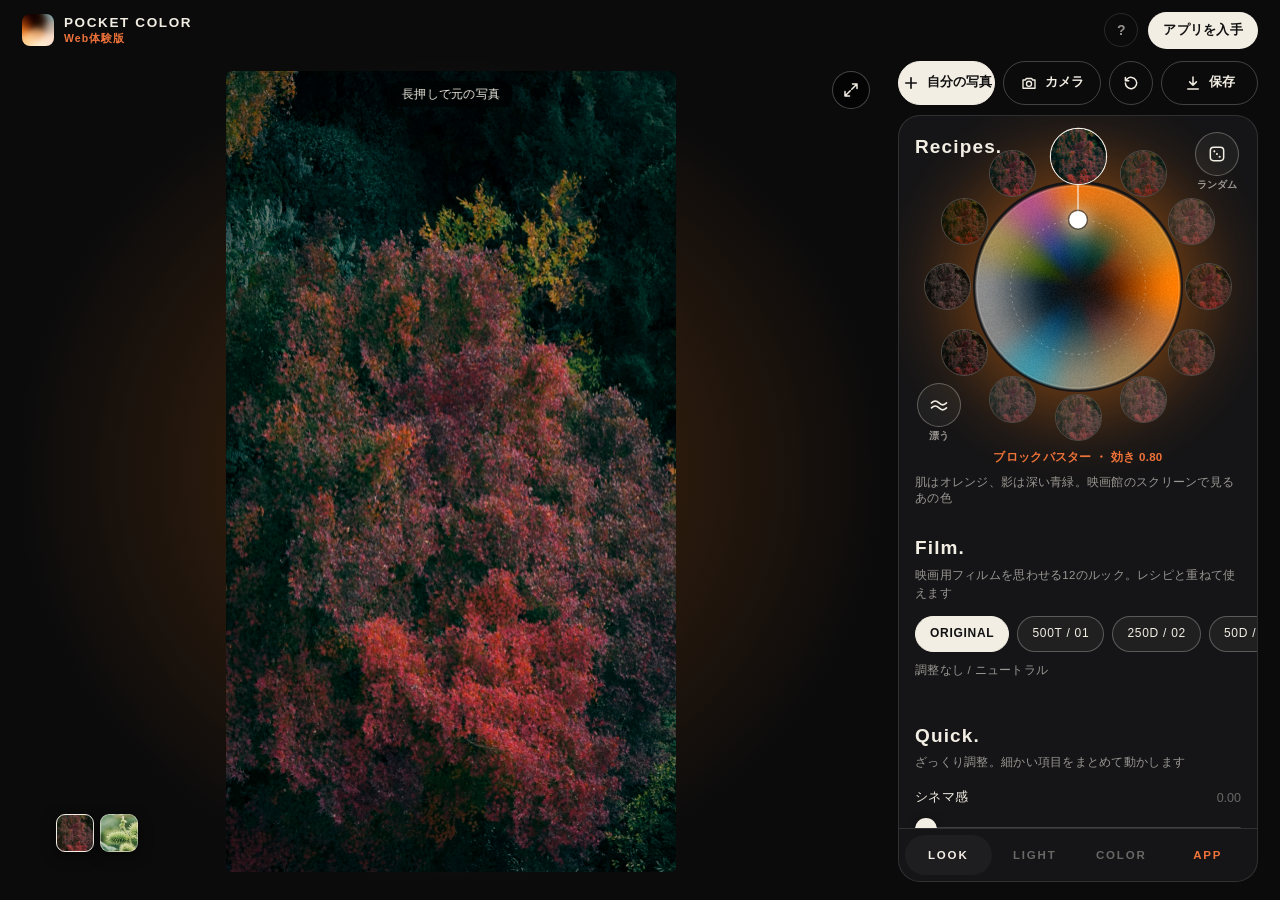
<file: pocketcolor/try/index.html>
<!doctype html>
<html lang="ja">
<head>
<meta charset="utf-8">
<meta name="viewport" content="width=device-width, initial-scale=1, viewport-fit=cover">
<title>POCKET COLOR Web体験版｜自分の写真で試せる、映画の色</title>
<meta name="description" content="アプリを入れる前に、ブラウザで試せます。自分の写真を選ぶか、カメラを向けるだけ。12のレシピと映画用フィルムの色を、その場で体験。写真はどこにも送られません。">
<meta name="robots" content="index, follow, max-image-preview:large">
<link rel="canonical" href="https://tamagoyasanllc.com/pocketcolor/try/">
<meta name="theme-color" content="#0b0b0c">
<meta name="apple-itunes-app" content="app-id=6816624728">
<meta property="og:site_name" content="合同会社たまご屋さん">
<meta property="og:locale" content="ja_JP">
<meta property="og:type" content="website">
<meta property="og:title" content="POCKET COLOR Web体験版 — 自分の写真で試せる、映画の色">
<meta property="og:description" content="写真を選ぶか、カメラを向けるだけ。12のレシピとフィルムの色を、ブラウザでそのまま体験。">
<meta property="og:url" content="https://tamagoyasanllc.com/pocketcolor/try/">
<meta property="og:image" content="https://tamagoyasanllc.com/pocketcolor/assets/og.jpg">
<meta property="og:image:width" content="1200">
<meta property="og:image:height" content="630">
<meta name="twitter:card" content="summary_large_image">
<link rel="icon" href="../../assets/icon-32.png" sizes="32x32" type="image/png">
<link rel="apple-touch-icon" href="../assets/icon.png">
<link rel="modulepreload" href="engine.js">
<link rel="preload" as="image" href="sample-1.jpg">
<style>
  :root {
    --ink: #0b0b0c; --panel: #151517; --raise: #1e1e21; --paper: #f3eee4; --hush: rgba(243, 238, 228, .6);
    --faint: rgba(243, 238, 228, .38); --line: rgba(243, 238, 228, .13); --ember: #f0733a;
    --serif: "Hiragino Mincho ProN", "Yu Mincho", "Noto Serif JP", serif;
    --jp: "Hiragino Sans", "Hiragino Kaku Gothic ProN", "Noto Sans JP", "Yu Gothic", sans-serif;
    --en: "Avenir Next", "Helvetica Neue", Helvetica, Arial, sans-serif;
    --side: max(14px, env(safe-area-inset-left));
  }
  * { box-sizing: border-box; }
  html, body { height: 100%; }
  html { background: #0b0b0c; }
  body { margin: 0; background: var(--ink); color: var(--paper); font-family: var(--jp); font-size: 14px; line-height: 1.6; letter-spacing: .02em; -webkit-font-smoothing: antialiased; overflow: hidden; overscroll-behavior: none; touch-action: manipulation; -webkit-tap-highlight-color: transparent; }
  button, input { font: inherit; color: inherit; }
  button { background: none; border: 0; padding: 0; cursor: pointer; }
  a { color: inherit; }
  [hidden] { display: none !important; }
  svg { display: block; }

  /* A phone held upright: the picture, the tools under it, the tabs at the foot, as in the app. */
  #app { height: 100vh; height: 100dvh; display: grid; grid-template-columns: minmax(0, 1fr); grid-template-rows: auto minmax(150px, 1fr) auto auto minmax(0, var(--panel-height, 320px)) auto; }

  /* Each part is given its row by name: the invitation to the app is not always there, and must not shift the rest. */
  .bar { grid-row: 1; } .stage { grid-row: 2; } .nudge { grid-row: 3; } .tools { grid-row: 4; } .panel { grid-row: 5; } .tabs { grid-row: 6; }
  .bar { display: flex; align-items: center; gap: 10px; padding: max(8px, env(safe-area-inset-top)) var(--side) 8px; }
  .brand { display: flex; align-items: center; gap: 10px; text-decoration: none; min-width: 0; }
  .brand img { width: 32px; height: 32px; border-radius: 8px; }
  .brand b { display: block; font-family: var(--en); font-size: 13.5px; letter-spacing: .12em; line-height: 1.2; white-space: nowrap; }
  .brand small { display: block; font-size: 10.5px; color: var(--ember); letter-spacing: .1em; line-height: 1.3; font-weight: 600; }
  .bar .about { margin-left: auto; width: 34px; height: 34px; border-radius: 50%; border: 1px solid var(--line); color: var(--hush); font-family: var(--en); font-weight: 700; flex: none; }
  .store { flex: none; padding: 8px 15px; border-radius: 99px; background: var(--paper); color: #111; font-weight: 700; font-size: 13px; text-decoration: none; white-space: nowrap; }

  .stage { position: relative; min-height: 0; display: flex; flex-direction: column; }
  .frame { position: relative; flex: 1; min-height: 0; display: grid; place-items: center; overflow: hidden; }
  #view { position: relative; display: block; border-radius: 6px; background: #000; touch-action: none; user-select: none; -webkit-user-select: none; -webkit-touch-callout: none; }
  .tag { position: absolute; left: 50%; top: max(10px, calc(50% - var(--ch, 100%) / 2 + 10px)); transform: translateX(-50%); max-width: calc(var(--cw, 100%) - 16px); margin: 0; padding: 4px 13px; border-radius: 99px; background: rgba(0, 0, 0, .55); -webkit-backdrop-filter: blur(8px); backdrop-filter: blur(8px); font-size: 11.5px; color: var(--paper); white-space: nowrap; pointer-events: none; transition: opacity .3s; }
  .tag.gone { opacity: 0; }
  /* A little of the colour of the look behind the photograph. */
  .frame::before { content: ""; position: absolute; inset: 0; background: radial-gradient(ellipse at center, var(--glow, transparent), transparent 72%); opacity: .7; pointer-events: none; }
  /* The photograph made large: everything but the picture steps aside. A tap on the picture brings it back. */
  .grow { position: absolute; z-index: 3; right: 10px; top: 10px; width: 38px; height: 38px; border-radius: 50%; display: grid; place-items: center; background: rgba(0, 0, 0, .55); -webkit-backdrop-filter: blur(8px); backdrop-filter: blur(8px); border: 1px solid rgba(243, 238, 228, .28); color: var(--paper); }
  .grow svg { width: 18px; height: 18px; }
  .grow .in, .big .grow .out { display: none; } .big .grow .in { display: block; }
  body.big :is(.bar, .tools, .panel, .tabs, .nudge, .samples) { display: none; }
  body.big #app { grid-template-columns: minmax(0, 1fr); grid-template-rows: minmax(0, 1fr); }
  body.big .stage { grid-column: 1; grid-row: 1; padding: env(safe-area-inset-top) 0 env(safe-area-inset-bottom); }
  body.big .grow { top: calc(10px + env(safe-area-inset-top)); right: max(10px, env(safe-area-inset-right)); }
  body.live .grow { display: none; }
  .samples { position: absolute; left: var(--side); bottom: 10px; display: flex; gap: 6px; }
  .samples button { width: 38px; height: 38px; border-radius: 9px; border: 1.5px solid rgba(243, 238, 228, .5); background: #222 center / cover; box-shadow: 0 4px 14px rgba(0, 0, 0, .5); }
  .samples button.on { border-color: var(--paper); }
  .drop { position: absolute; inset: 8px; border: 2px dashed var(--ember); border-radius: 14px; background: rgba(11, 11, 12, .8); display: grid; place-items: center; font-size: 16px; font-weight: 700; pointer-events: none; }
  .flash { position: absolute; inset: 0; background: #fff; opacity: 0; pointer-events: none; }
  .flash.go { animation: flash .35s; }
  @keyframes flash { from { opacity: .85; } to { opacity: 0; } }
  .fail { position: absolute; inset: 0; display: grid; place-content: center; gap: 14px; padding: 30px; text-align: center; background: var(--ink); }
  .fail h2 { margin: 0; font-family: var(--serif); font-size: 22px; }
  .fail p { margin: 0; color: var(--hush); }

  /* The camera: the same picture area, with the looks and the shutter under it. */
  .cam { display: none; padding: 10px 0 max(14px, env(safe-area-inset-bottom)); }
  body.live .cam { display: block; }
  body.live :is(.tools, .panel, .tabs, .nudge, .samples) { display: none; }
  body.live #app { grid-template-rows: auto minmax(0, 1fr); }
  .cam p { margin: 0 var(--side) 8px; font-size: 12px; color: var(--hush); text-align: center; }
  .strip { display: flex; gap: 8px; overflow-x: auto; padding: 2px var(--side); scrollbar-width: none; -webkit-overflow-scrolling: touch; }
  .strip::-webkit-scrollbar { display: none; }
  .pill { flex: none; padding: 7px 14px; border-radius: 99px; border: 1px solid rgba(243, 238, 228, .28); background: rgba(243, 238, 228, .05); font-size: 13px; white-space: nowrap; }
  .pill.on { background: var(--paper); border-color: var(--paper); color: #111; font-weight: 700; }
  .fire { display: grid; grid-template-columns: 1fr auto 1fr; align-items: center; margin-top: 14px; padding: 0 var(--side); }
  .fire .round { width: 50px; height: 50px; border-radius: 50%; border: 1px solid rgba(243, 238, 228, .3); display: grid; place-items: center; }
  .fire .round:last-child { justify-self: end; }
  .fire svg { width: 22px; height: 22px; }
  #shutter { width: 74px; height: 74px; border-radius: 50%; border: 4px solid var(--paper); padding: 5px; background-clip: content-box; background-color: var(--paper); transition: transform .12s; }
  #shutter:active { transform: scale(.92); }

  .nudge { display: flex; align-items: center; gap: 10px; margin: 0 var(--side) 8px; padding: 9px 10px 9px 12px; border-radius: 14px; background: var(--raise); border: 1px solid rgba(240, 115, 58, .5); font-size: 12.5px; line-height: 1.45; }
  .nudge p { margin: 0; flex: 1; }
  .nudge a { flex: none; padding: 7px 13px; border-radius: 99px; background: var(--paper); color: #111; font-weight: 700; text-decoration: none; white-space: nowrap; }
  .nudge button { flex: none; width: 26px; height: 26px; color: var(--hush); font-size: 18px; line-height: 1; }

  .tools { display: flex; gap: 8px; padding: 8px var(--side); }
  .tools button { height: 44px; border-radius: 99px; border: 1px solid rgba(243, 238, 228, .24); display: inline-flex; align-items: center; justify-content: center; gap: 7px; padding: 0 14px; font-size: 13px; font-weight: 600; white-space: nowrap; }
  .tools svg { width: 18px; height: 18px; flex: none; }
  .tools .wide { flex: 1; min-width: 0; }
  .tools .lead { background: var(--paper); border-color: var(--paper); color: #111; font-weight: 700; }
  .tools .icon { width: 44px; padding: 0; flex: none; }

  .panel { min-height: 0; margin: 0 max(8px, env(safe-area-inset-left)); border-radius: 22px 22px 0 0; background: var(--panel); border: 1px solid var(--line); border-bottom: 0; overflow: hidden; }
  .pane { height: 100%; overflow-y: auto; padding: 16px 16px 26px; overscroll-behavior: contain; -webkit-overflow-scrolling: touch; scrollbar-width: thin; scrollbar-color: #333 transparent; }
  .pane h2 { margin: 0; font-family: var(--en); font-size: 19px; letter-spacing: .06em; }
  .pane h2:not(:first-child) { margin-top: 26px; }
  .pane .sub { margin: 2px 0 12px; font-size: 11.5px; color: var(--hush); }
  .pane .note { margin: 8px 0 6px; min-height: 2.9em; font-size: 11.5px; line-height: 1.45; color: var(--hush); }

  /* The wheel: the recipes round a ring, every look between them inside it. */
  .deck { position: relative; }
  .deck h2 { position: absolute; left: 0; top: 0; z-index: 1; pointer-events: none; }
  .corner { position: absolute; z-index: 1; right: 0; top: 0; display: grid; justify-items: center; gap: 3px; width: 48px; font-size: 10px; line-height: 1.2; white-space: nowrap; }
  .corner.low { right: auto; left: 0; top: auto; bottom: 0; }
  .corner span { width: 44px; height: 44px; border-radius: 50%; border: 1px solid rgba(243, 238, 228, .3); background: rgba(243, 238, 228, .05); display: grid; place-items: center; transition: background .2s, color .2s; }
  .corner svg { width: 20px; height: 20px; }
  .corner b { font-weight: 600; color: var(--hush); }
  .corner[aria-pressed="true"] span { background: var(--paper); border-color: var(--paper); color: #111; }
  .corner:active span { background: rgba(243, 238, 228, .2); }
  .mixline { margin: 6px 0 0; height: 18px; font-size: 11.5px; line-height: 18px; font-weight: 600; color: var(--ember); text-align: center; white-space: nowrap; overflow: hidden; text-overflow: ellipsis; font-variant-numeric: tabular-nums; }
  .orbit { position: relative; width: var(--s, 250px); height: var(--s, 250px); margin: 0 auto; touch-action: none; user-select: none; -webkit-user-select: none; }
  .orbit::before { content: ""; position: absolute; inset: 16%; border-radius: 50%; box-shadow: 0 0 70px 26px var(--glow, transparent); pointer-events: none; }
  .field { position: absolute; inset: 0; width: 100%; height: 100%; cursor: grab; outline: none; -webkit-touch-callout: none; }
  .field:active { cursor: grabbing; }
  .field:focus-visible { outline: 2px solid var(--ember); outline-offset: -2px; border-radius: 50%; }
  .node { position: absolute; width: var(--n, 38px); height: var(--n, 38px); margin: calc(var(--n, 38px) / -2) 0 0 calc(var(--n, 38px) / -2); border-radius: 50%; overflow: hidden; border: 1.5px solid rgba(243, 238, 228, .25); background: #222; opacity: calc(.78 + .22 * var(--w, 0)); transform: scale(calc(1 + .22 * var(--w, 0))); transition: transform .18s, opacity .18s, border-color .18s; }
  .node canvas { display: block; width: 100%; height: 100%; }
  .node.on { border-color: var(--paper); }
  .looks { margin: 0 -16px; padding: 2px 16px; }
  .looks .pill { font-family: var(--en); font-size: 12px; letter-spacing: .06em; }

  .dial { display: grid; grid-template-columns: 1fr auto; align-items: center; row-gap: 2px; margin-top: 10px; }
  .dial > span { font-size: 13px; }
  .dial .num { font-family: var(--en); font-size: 12.5px; color: var(--faint); font-variant-numeric: tabular-nums; padding: 4px 0 4px 12px; }
  .dial.moved .num { color: var(--paper); }
  .dial.off { opacity: .35; pointer-events: none; }
  .dial input { grid-column: 1 / -1; -webkit-appearance: none; appearance: none; width: 100%; height: 30px; margin: 0; background: transparent; touch-action: pan-y; cursor: pointer; }
  .dial input::-webkit-slider-runnable-track { height: 3px; border-radius: 3px; background: linear-gradient(90deg, var(--paper) var(--p, 0%), rgba(243, 238, 228, .2) var(--p, 0%)); }
  .dial input::-moz-range-track { height: 3px; border-radius: 3px; background: linear-gradient(90deg, var(--paper) var(--p, 0%), rgba(243, 238, 228, .2) var(--p, 0%)); }
  .dial input::-webkit-slider-thumb { -webkit-appearance: none; appearance: none; width: 22px; height: 22px; margin-top: -9.5px; border-radius: 50%; background: var(--paper); border: 0; box-shadow: 0 2px 8px rgba(0, 0, 0, .5); }
  .dial input::-moz-range-thumb { width: 22px; height: 22px; border-radius: 50%; background: var(--paper); border: 0; box-shadow: 0 2px 8px rgba(0, 0, 0, .5); }
  .dial input:focus-visible { outline: 2px solid var(--ember); outline-offset: 2px; border-radius: 6px; }

  /* What only the app does: said plainly where the control would be, and opened on a tap. */
  .more { display: flex; align-items: center; gap: 12px; width: 100%; margin-top: 10px; padding: 12px 14px; border-radius: 14px; border: 1px solid var(--line); background: rgba(243, 238, 228, .03); text-align: left; }
  .more svg { width: 16px; height: 16px; flex: none; color: var(--ember); }
  .more b { display: block; font-size: 13.5px; }
  .more small { display: block; font-size: 11.5px; color: var(--hush); line-height: 1.45; }
  .more i { margin-left: auto; flex: none; font-style: normal; font-size: 11px; font-weight: 700; color: var(--ember); white-space: nowrap; }
  .price { margin-top: 14px; padding: 16px; border-radius: 16px; border: 1px solid rgba(240, 115, 58, .5); }
  .price strong { display: block; font-family: var(--serif); font-size: 19px; line-height: 1.5; }
  .price p { margin: 6px 0 0; font-size: 12px; color: var(--hush); }
  .get { display: flex; align-items: center; justify-content: center; gap: 10px; min-height: 52px; margin-top: 14px; padding: 10px 22px; border-radius: 99px; background: var(--paper); color: #111; font-weight: 700; font-size: 15.5px; text-decoration: none; letter-spacing: .04em; }
  .get svg { width: 20px; height: 20px; flex: none; }
  .small { margin: 10px 0 0; font-size: 11.5px; color: var(--hush); text-align: center; }

  .tabs { display: grid; grid-template-columns: repeat(4, 1fr); margin: 0 max(8px, env(safe-area-inset-left)); padding: 6px 6px max(6px, env(safe-area-inset-bottom)); background: var(--panel); border: 1px solid var(--line); border-top: 1px solid var(--line); }
  .tabs button { height: 40px; border-radius: 99px; font-family: var(--en); font-weight: 700; font-size: 11.5px; letter-spacing: .16em; color: var(--faint); }
  .tabs button.on { background: var(--raise); color: var(--paper); }
  .tabs button em { font-style: normal; color: var(--ember); }

  /* Sheets: what the app adds, the finished picture, the small print. */
  .veil { position: fixed; inset: 0; z-index: 30; display: grid; align-items: end; background: rgba(0, 0, 0, .62); animation: veil .2s; }
  @keyframes veil { from { opacity: 0; } }
  .sheet { position: relative; max-height: 92dvh; overflow-y: auto; padding: 22px 20px max(22px, env(safe-area-inset-bottom)); border-radius: 24px 24px 0 0; background: var(--panel); border: 1px solid var(--line); animation: rise .28s cubic-bezier(.2, .8, .2, 1); overscroll-behavior: contain; }
  @keyframes rise { from { transform: translateY(40px); opacity: 0; } }
  .sheet .shut { position: absolute; right: 12px; top: 12px; width: 36px; height: 36px; border-radius: 50%; background: var(--raise); font-size: 20px; line-height: 1; color: var(--hush); z-index: 1; }
  .sheet .kicker { margin: 0 0 6px; font-family: var(--en); font-weight: 700; font-size: 11px; letter-spacing: .26em; color: var(--ember); }
  .sheet h2 { margin: 0; padding-right: 36px; font-family: var(--serif); font-size: 23px; line-height: 1.45; }
  .sheet h3 { margin: 20px 0 4px; font-size: 14px; }
  .sheet p { margin: 8px 0 0; color: var(--hush); font-size: 13.5px; }
  .sheet .shot { display: block; width: auto; max-width: 100%; max-height: 34dvh; margin: 4px auto 18px; border-radius: 14px; border: 1px solid var(--line); }
  .sheet .made { display: block; width: auto; max-width: 100%; max-height: 38dvh; margin: 0 auto 14px; border-radius: 10px; -webkit-touch-callout: default; }
  .sheet ul { margin: 12px 0 0; padding: 0; list-style: none; font-size: 13.5px; }
  .sheet li { position: relative; margin-top: 6px; padding-left: 1.5em; }
  .sheet li::before { content: "✓"; position: absolute; left: 0; color: var(--ember); font-weight: 700; }
  .sheet .keep { display: flex; align-items: center; justify-content: center; gap: 8px; width: 100%; min-height: 48px; border-radius: 99px; border: 1px solid rgba(243, 238, 228, .4); font-weight: 700; font-size: 14.5px; text-decoration: none; }
  .sheet .keep svg { width: 18px; height: 18px; }
  .sheet hr { margin: 20px 0 18px; border: 0; border-top: 1px solid var(--line); }
  .sheet nav { display: flex; flex-wrap: wrap; gap: 6px 18px; margin-top: 18px; font-size: 12.5px; color: var(--hush); }
  .sheet .qr { display: none; }
  .toast { position: fixed; z-index: 40; left: 50%; bottom: calc(110px + env(safe-area-inset-bottom)); transform: translateX(-50%); width: max-content; max-width: calc(100vw - 32px); padding: 10px 18px; border-radius: 20px; text-wrap: balance; background: rgba(243, 238, 228, .96); color: #111; font-size: 13px; font-weight: 600; text-align: center; box-shadow: 0 10px 30px rgba(0, 0, 0, .5); animation: toast .25s; pointer-events: none; }
  @keyframes toast { from { transform: translate(-50%, 16px); opacity: 0; } }
  #lens { position: fixed; left: 0; top: 0; width: 2px; height: 2px; opacity: 0; pointer-events: none; }

  /* The panel takes its share of the height, so a short screen still has room for the picture. */
  #app { --panel-height: clamp(210px, 41vh, 370px); }
  @supports (height: 1dvh) { #app { --panel-height: clamp(210px, 41dvh, 370px); } }

  /* A wide window: the picture on the left, everything else in a column beside it. */
  @media (min-width: 900px) {
    #app { grid-template-columns: minmax(0, 1fr) 400px; grid-template-rows: auto auto auto minmax(0, 1fr) auto; }
    .bar { grid-column: 1 / -1; grid-row: 1; padding: 12px 22px; }
    .stage { grid-column: 1; grid-row: 2 / 6; padding: 0 0 18px 22px; }
    .nudge { grid-column: 2; grid-row: 2; margin: 0 22px 10px 18px; }
    .tools { grid-column: 2; grid-row: 3; padding: 0 22px 10px 18px; }
    .panel { grid-column: 2; grid-row: 4; margin: 0 22px 0 18px; }
    .tabs { grid-column: 2; grid-row: 5; margin: 0 22px 18px 18px; border-radius: 0 0 22px 22px; }
    .samples { left: 34px; bottom: 30px; }
    body.live #app { grid-template-columns: minmax(0, 1fr); }
    body.live .stage { padding: 0 22px 10px; }
    .cam { max-width: 560px; margin: 0 auto; width: 100%; }
    .veil { align-items: center; justify-items: center; }
    .sheet { width: min(480px, 92vw); border-radius: 24px; }
    .toast { bottom: 40px; }
  }
  @media (min-width: 900px) and (hover: hover) {
    .sheet .qr { display: flex; align-items: center; gap: 14px; margin-top: 16px; font-size: 12.5px; color: var(--hush); }
    .sheet .qr img { width: 92px; height: 92px; border-radius: 8px; flex: none; }
  }
  @media (prefers-reduced-motion: reduce) { *, *::before, *::after { animation: none !important; transition: none !important; } }
</style>
</head>
<body>
<div id="app">
  <header class="bar">
    <a class="brand" href="../" aria-label="POCKET COLOR の紹介ページへ">
      <img src="../assets/icon.png" alt="" width="32" height="32">
      <span><b>POCKET COLOR</b><small>Web体験版</small></span>
    </a>
    <button class="about" id="about" type="button" aria-label="このページについて">?</button>
    <a class="store" href="https://apps.apple.com/jp/app/pocket-color/id6816624728">アプリを入手</a>
  </header>

  <main class="stage">
    <div class="frame" id="frame">
      <canvas id="view" width="2" height="2" role="img" aria-label="現像中の写真"></canvas>
      <p class="tag" id="tag">長押しで元の写真</p>
      <button class="grow" id="grow" type="button" aria-pressed="false" aria-label="写真を大きく見る">
        <svg class="out" viewBox="0 0 24 24" fill="none" stroke="currentColor" stroke-width="2" stroke-linecap="round" stroke-linejoin="round"><path d="M14 4h6v6M10 20H4v-6M20 4l-7 7M4 20l7-7"/></svg>
        <svg class="in" viewBox="0 0 24 24" fill="none" stroke="currentColor" stroke-width="2" stroke-linecap="round" stroke-linejoin="round"><path d="M20 10h-6V4M4 14h6v6M14 10l7-7M3 21l7-7"/></svg>
      </button>
      <div class="samples" id="samples" role="group" aria-label="サンプル写真">
        <button type="button" data-sample="sample-1.jpg" style="background-image:url(sample-1.jpg)" aria-label="サンプル写真1 紅葉"></button>
        <button type="button" data-sample="sample-2.jpg" style="background-image:url(sample-2.jpg)" aria-label="サンプル写真2 植物"></button>
      </div>
      <div class="flash" id="flash"></div>
      <div class="drop" id="drop" hidden>ここに写真をドロップ</div>
      <div class="fail" id="fail" hidden>
        <h2>このブラウザでは体験版を動かせません</h2>
        <p>WebGL 2 に対応したブラウザ（Safari・Chromeの最新版）でお試しください。<br>アプリの内容は紹介ページでご覧いただけます。</p>
        <a class="get" href="../">アプリの紹介を見る</a>
      </div>
    </div>
    <div class="cam" id="cam">
      <p>仕上がりの色を見ながら、そのまま撮れます</p>
      <div class="strip" id="camStrip" role="group" aria-label="レシピ"></div>
      <div class="fire">
        <button class="round" id="camClose" type="button" aria-label="カメラを閉じる"><svg viewBox="0 0 24 24" fill="none" stroke="currentColor" stroke-width="2" stroke-linecap="round"><path d="M6 6l12 12M18 6L6 18"/></svg></button>
        <button id="shutter" type="button" aria-label="撮影する"></button>
        <button class="round" id="camFlip" type="button" aria-label="前後のカメラを切り替える"><svg viewBox="0 0 24 24" fill="none" stroke="currentColor" stroke-width="2" stroke-linecap="round" stroke-linejoin="round"><path d="M4 12a8 8 0 0 1 13.7-5.6L20 8.5M20 4v4.5h-4.5M20 12a8 8 0 0 1-13.7 5.6L4 15.500M4 20v-4.500h4.500"/></svg></button>
      </div>
    </div>
  </main>

  <aside class="nudge" id="nudge" hidden>
    <p>気に入ったら、続きはアプリで。<br>編集はぜんぶ無料です。</p>
    <a href="https://apps.apple.com/jp/app/pocket-color/id6816624728">無料で入手</a>
    <button type="button" id="nudgeShut" aria-label="閉じる">×</button>
  </aside>

  <nav class="tools" aria-label="写真">
    <button class="wide lead" id="pick" type="button"><svg viewBox="0 0 24 24" fill="none" stroke="currentColor" stroke-width="2.200" stroke-linecap="round"><path d="M12 5v14M5 12h14"/></svg>自分の写真</button>
    <button class="wide" id="shoot" type="button"><svg viewBox="0 0 24 24" fill="none" stroke="currentColor" stroke-width="1.800" stroke-linejoin="round"><path d="M4 8h3l1.500-2h7L17 8h3v11H4z"/><circle cx="12" cy="13" r="3.400"/></svg>カメラ</button>
    <button class="icon" id="reset" type="button" aria-label="すべての調整を初期状態に戻す"><svg viewBox="0 0 24 24" fill="none" stroke="currentColor" stroke-width="2" stroke-linecap="round" stroke-linejoin="round"><path d="M4.500 12a7.500 7.500 0 1 0 2.300-5.400L4.500 9M4.500 4.500V9H9"/></svg></button>
    <button class="wide" id="save" type="button"><svg viewBox="0 0 24 24" fill="none" stroke="currentColor" stroke-width="2" stroke-linecap="round" stroke-linejoin="round"><path d="M12 4v11m0 0l-4.500-4.500M12 15l4.500-4.500M5 20h14"/></svg>保存</button>
  </nav>

  <section class="panel" id="panel" aria-label="調整"></section>

  <nav class="tabs" id="tabs" aria-label="工程">
    <button type="button" data-tab="look" class="on">LOOK</button>
    <button type="button" data-tab="light">LIGHT</button>
    <button type="button" data-tab="color">COLOR</button>
    <button type="button" data-tab="app"><em>APP</em></button>
  </nav>
</div>

<input type="file" id="file" accept="image/*" hidden>
<input type="file" id="snap" accept="image/*" capture="environment" hidden>
<video id="lens" playsinline muted></video>
<noscript><p style="position:fixed;inset:0;display:grid;place-content:center;padding:30px;text-align:center;background:#0b0b0c">この体験版はJavaScriptを使います。<a href="../">アプリの紹介ページ</a>をご覧ください。</p></noscript>
<script type="module" src="app.js"></script>
</body>
</html>
</file>
<file: style.css>
:root {
  --paper: #eef1f5;
  --card: #ffffff;
  --ink: #16191f;
  --sub: #5b6270;
  --rule: #d5dae2;
  --blue: #1f4fd1;
  --deep: #0a2477;
  --night: #07123a;
  --en: "Avenir Next", "Helvetica Neue", Helvetica, Arial, sans-serif;
  --jp: "Hiragino Sans", "Hiragino Kaku Gothic ProN", "Noto Sans JP", "Yu Gothic", sans-serif;
  --ease: cubic-bezier(.22, .8, .24, 1);
  --pad: clamp(20px, 4.4vw, 72px);
}

* { box-sizing: border-box; }
html { scroll-behavior: smooth; }
@media (pointer: coarse) {
  html { scroll-behavior: auto; }
}
body {
  margin: 0; background: var(--paper); color: var(--ink);
  font-family: var(--jp); font-size: 15px; line-height: 1.9; letter-spacing: .02em;
  -webkit-font-smoothing: antialiased; overflow-x: clip;
}
a { color: inherit; text-decoration: none; }
img { display: block; max-width: 100%; }
button { font: inherit; color: inherit; }
::selection { background: var(--blue); color: #fff; }

/* Text that rolls up to a copy of itself on hover. */
[data-roll] { display: inline-block; position: relative; overflow: hidden; vertical-align: top; }
[data-roll]::after { content: attr(data-roll); position: absolute; left: 0; top: 100%; }
[data-roll], [data-roll]::after { transition: transform .5s var(--ease); }
a:hover [data-roll], button:hover [data-roll] { transform: translateY(-100%); }

/* ── Header ── */
.bar {
  position: fixed; z-index: 50; top: 0; left: 0; right: 0;
  display: flex; align-items: center; gap: 40px;
  padding: max(16px, env(safe-area-inset-top)) var(--pad) 16px;
  color: #fff; transition: color .4s, background .4s, box-shadow .4s;
}
.bar.is-light { color: var(--ink); background: rgba(238, 241, 245, .82); -webkit-backdrop-filter: blur(14px); backdrop-filter: blur(14px); box-shadow: 0 1px 0 rgba(22, 25, 31, .06); }
.logo { font-family: var(--en); font-weight: 700; font-size: 17px; letter-spacing: .08em; }
.nav { display: flex; gap: 28px; font-family: var(--en); font-weight: 600; font-size: 13.5px; margin-left: auto; }
.nav a { opacity: .88; transition: opacity .2s; }
.nav a:hover { opacity: 1; }
.pill {
  font-family: var(--en); font-weight: 600; font-size: 13.5px; line-height: 1.5;
  padding: 7px 20px; border-radius: 99px; background: #fff; color: var(--deep);
  transition: background .3s, color .3s;
}
.bar.is-light .pill { background: var(--blue); color: #fff; }

/* ── The blue: a sea at dusk, with grain ── */
.blue { position: relative; overflow: clip; background: var(--deep); color: #fff; isolation: isolate; }
.sea { position: absolute; inset: 0; width: 100%; height: 100%; z-index: -2; display: block; }
.grain { position: absolute; inset: -2px; z-index: -1; pointer-events: none; opacity: .2; mix-blend-mode: overlay; }

.hero { min-height: 100svh; display: flex; }
.hero-in { display: flex; flex-direction: column; justify-content: flex-end; width: 100%; padding: 120px var(--pad) 7vh; }
.hero-title {
  margin: 0; font-family: var(--en); font-weight: 600; letter-spacing: -.035em; line-height: .98;
  font-size: clamp(56px, 10.4vw, 188px);
  text-shadow: 0 0 40px rgba(170, 205, 255, .35), 0 0 2px rgba(220, 235, 255, .6);
}
.hero-foot { display: flex; justify-content: space-between; align-items: end; gap: 40px; margin-top: 6vh; }
.hero-jp { margin: 0; font-weight: 600; font-size: clamp(19px, 2vw, 28px); line-height: 1.75; letter-spacing: .06em; }
.hero-en { margin: 0; font-family: var(--en); font-size: 12.5px; line-height: 1.8; letter-spacing: .04em; opacity: .75; text-align: right; }

/* ── Paper sections ── */
.paper { padding: clamp(96px, 14vw, 200px) var(--pad); }
.big {
  margin: 0; font-family: var(--en); font-weight: 600; letter-spacing: -.035em; line-height: 1;
  font-size: clamp(44px, 6.6vw, 112px); color: var(--ink);
}
.big em { font-style: normal; color: var(--blue); }
.tag {
  display: inline-block; margin: 0 0 28px; padding: 3px 12px; border-radius: 99px;
  background: var(--blue); color: #fff; font-family: var(--en); font-weight: 600; font-size: 12px; letter-spacing: .02em;
}
.lead { margin: 30px 0 0; font-weight: 600; font-size: clamp(18px, 1.9vw, 27px); line-height: 1.7; letter-spacing: .05em; }
.more { display: inline-flex; align-items: center; gap: 12px; margin-top: 44px; font-family: var(--en); font-weight: 600; font-size: 14px; }
.more i, .orb i {
  width: 26px; height: 26px; border-radius: 50%; background: var(--blue); position: relative; flex: none;
  transition: transform .4s var(--ease);
}
.more i::before, .orb i::before {
  content: ""; position: absolute; inset: 0; margin: auto; width: 11px; height: 11px;
  background: #fff; clip-path: polygon(0 45%, 64% 45%, 40% 18%, 50% 8%, 100% 50%, 50% 92%, 40% 82%, 64% 55%, 0 55%);
}
.more:hover i { transform: translateX(4px); }

/* Service: the core first — incubation as a process — then what we make */
.core { display: grid; grid-template-columns: minmax(0, 1fr) minmax(0, 1.05fr); gap: clamp(40px, 6vw, 110px); align-items: start; }
.core .body { margin: 28px 0 0; font-size: 14.5px; line-height: 2.05; color: var(--sub); max-width: 34em; }
.steps { list-style: none; margin: 0; padding: 0; display: grid; grid-template-columns: 1fr 1fr; gap: 14px; }
.steps li {
  position: relative; background: var(--card); border-radius: 16px; padding: 26px 26px 28px;
  box-shadow: 0 1px 0 rgba(22, 25, 31, .04), 0 18px 40px rgba(10, 36, 119, .06);
}
.steps li:nth-child(even) { transform: translateY(36px); }
.steps li.rise:nth-child(even):not(.in) { transform: translateY(64px); }
.step-no { font-family: var(--en); font-weight: 600; font-size: 12px; color: var(--blue); }
.steps strong { display: flex; align-items: baseline; gap: 10px; margin: 18px 0 8px; font-family: var(--en); font-weight: 600; font-size: clamp(22px, 2vw, 30px); letter-spacing: -.02em; line-height: 1.1; }
.steps small { font-family: var(--jp); font-weight: 600; font-size: 12.5px; letter-spacing: .12em; color: var(--sub); }
.steps p { margin: 0; font-size: 13.5px; line-height: 1.85; color: var(--sub); }
.make { display: flex; align-items: baseline; gap: 16px; margin: clamp(120px, 14vw, 200px) 0 clamp(56px, 6vw, 90px); padding-top: 22px; border-top: 1px solid var(--rule); font-family: var(--en); font-weight: 600; font-size: 14px; }
.make span { font-family: var(--jp); font-size: 12.5px; letter-spacing: .14em; color: var(--sub); }
.big.mid { font-size: clamp(38px, 5vw, 84px); }
.tag-line { background: none; color: var(--blue); border: 1px solid var(--blue); }

/* Two halves and a lens between them */
.service { padding-top: clamp(120px, 16vw, 220px); padding-bottom: clamp(120px, 16vw, 220px); }
.split { display: grid; grid-template-columns: 1fr auto 1fr; align-items: center; }
.side-r { text-align: right; }
.axis { position: relative; align-self: stretch; width: clamp(160px, 17vw, 260px); display: grid; place-items: center; }
.axis::before { content: ""; position: absolute; left: 50%; top: -8vh; bottom: -8vh; width: 1px; background: var(--rule); }
.lens {
  position: relative; width: 100%; aspect-ratio: 1; border-radius: 50%; overflow: hidden;
  box-shadow: 0 0 0 10px rgba(255, 255, 255, .55), 0 0 0 11px var(--rule), 0 30px 60px rgba(10, 36, 119, .18);
}
.lens img { width: 100%; height: 100%; object-fit: cover; filter: grayscale(1) contrast(1.1); }
.lens::after { content: ""; position: absolute; inset: 0; background: #1540c4; mix-blend-mode: screen; }

/* Works */
.head { display: flex; justify-content: space-between; align-items: end; margin-bottom: clamp(56px, 7vw, 110px); }
.head-jp { margin: 0; font-weight: 600; font-size: 15px; letter-spacing: .2em; color: var(--sub); }
.works { padding-top: 0; }
.works-in { display: grid; grid-template-columns: 220px 1fr; gap: 40px; align-items: start; }
.filters { list-style: none; margin: 0; padding: 0; position: sticky; top: 110px; }
.filters button {
  background: none; border: 0; padding: 5px 0 5px 18px; cursor: pointer; position: relative;
  font-weight: 600; font-size: 14px; color: var(--sub); transition: color .2s;
}
.filters button::before { content: ""; position: absolute; left: 2px; top: 50%; width: 5px; height: 5px; margin-top: -2.5px; border-radius: 50%; background: var(--blue); opacity: 0; transition: opacity .2s; }
.filters button:hover { color: var(--ink); }
.filters button.is-on { color: var(--blue); }
.filters button.is-on::before { opacity: 1; }

.cards { display: grid; grid-template-columns: 1fr 1fr; gap: 72px 48px; }
.card {
  display: flex; flex-direction: column; align-items: flex-start; text-align: left;
  background: none; border: 0; padding: 0; cursor: pointer;
}
.card.is-hidden { display: none; }
.thumb {
  position: relative; display: block; width: 100%; aspect-ratio: 4 / 3; overflow: hidden;
  border-radius: 14px; background: #dfe4ec; margin-bottom: 22px;
}
.thumb img { width: 100%; height: 100%; object-fit: cover; transition: transform 1.1s var(--ease); }
.card:hover .thumb img { transform: scale(1.045); }
.thumb-app { background: linear-gradient(160deg, #0d2c8f, #07123a); display: flex; gap: 6%; justify-content: center; align-items: center; }
.thumb-app img { width: 27%; height: auto; aspect-ratio: 1320 / 2868; border-radius: 16px; box-shadow: 0 24px 50px rgba(0, 0, 0, .45); }
.thumb-app img + img { margin-top: 14%; }
.thumb-top img { object-position: 50% 0; }
.thumb-reel { display: grid; grid-template-columns: 1fr 1fr 1fr; gap: 3px; background: #000; }
.thumb-reel img { height: 100%; }
.play {
  position: absolute; left: 50%; top: 50%; width: 76px; height: 76px; margin: -38px; border-radius: 50%;
  background: rgba(255, 255, 255, .85); -webkit-backdrop-filter: blur(8px); backdrop-filter: blur(8px);
  transition: transform .4s var(--ease);
}
.play::before { content: ""; position: absolute; left: 31px; top: 25px; border: 13px solid transparent; border-left: 20px solid var(--deep); border-right: 0; }
.card:hover .play { transform: scale(1.08); }
.chip {
  display: inline-block; padding: 1px 11px; border: 1px solid var(--blue); border-radius: 99px;
  font-family: var(--en); font-weight: 600; font-size: 11.5px; color: var(--blue); margin-bottom: 14px;
}
.card strong { font-weight: 700; font-size: clamp(19px, 1.7vw, 25px); line-height: 1.45; letter-spacing: .02em; }
.desc { margin-top: 12px; font-size: 13.5px; line-height: 1.85; color: var(--sub); }
.meta { margin-top: 14px; font-family: var(--en); font-weight: 600; font-size: 12.5px; color: var(--ink); }

/* Company */
.company { padding-top: 0; }
.profile { margin: 0; border-top: 1px solid var(--ink); }
.profile > div { display: grid; grid-template-columns: 220px 1fr; gap: 40px; padding: 28px 0; border-bottom: 1px solid var(--rule); }
.profile dt { font-weight: 700; font-size: 14px; }
.profile dd { margin: 0; font-size: 15px; }
.profile .en { display: block; font-family: var(--en); font-size: 12.5px; color: var(--sub); }
.profile a { color: var(--blue); }
.purposes { margin: 0; padding: 0; list-style: none; counter-reset: p; }
.purposes li { counter-increment: p; display: grid; grid-template-columns: 2.6em 1fr; padding: 3px 0; font-size: 14.5px; }
.person { display: grid; grid-template-columns: minmax(0, 360px) minmax(0, 1fr); gap: clamp(36px, 5vw, 88px); align-items: center; margin-bottom: clamp(80px, 10vw, 150px); }
.person-photo { width: 100%; height: auto; aspect-ratio: 4 / 5; object-fit: cover; border-radius: 16px; background: #dfe4ec; box-shadow: 0 30px 60px rgba(10, 36, 119, .12); }
.person-name { display: flex; flex-wrap: wrap; align-items: baseline; gap: 6px 16px; margin: 0; font-weight: 700; font-size: clamp(28px, 2.8vw, 40px); line-height: 1.3; letter-spacing: .08em; }
.person-name span { font-family: var(--en); font-weight: 600; font-size: 14px; letter-spacing: .04em; color: var(--sub); }
.person-role { margin: 6px 0 26px; font-weight: 600; font-size: 13px; letter-spacing: .14em; color: var(--blue); }
.person-bio { margin: 0; max-width: 38em; font-size: 14.5px; line-height: 2.05; color: var(--sub); }
.person-bio + .person-bio { margin-top: 14px; }
.purposes li::before { content: counter(p, decimal-leading-zero); font-family: var(--en); font-weight: 600; font-size: 12.5px; color: var(--blue); padding-top: .25em; }

/* Contact */
.contact { min-height: 92svh; display: flex; }
.contact-in { width: 100%; padding: clamp(110px, 12vw, 180px) var(--pad); display: flex; flex-direction: column; align-items: center; text-align: center; }
.contact-title {
  margin: 0; font-family: var(--en); font-weight: 600; letter-spacing: -.04em; line-height: 1;
  font-size: clamp(60px, 12vw, 210px); text-shadow: 0 0 50px rgba(170, 205, 255, .35);
}
.contact-jp { margin: 34px 0 0; font-weight: 600; font-size: clamp(14px, 1.3vw, 17px); line-height: 1.95; letter-spacing: .05em; opacity: .9; }
.orb {
  margin-top: 64px; width: clamp(240px, 24vw, 330px); aspect-ratio: 1; border-radius: 50%;
  display: flex; flex-direction: column; align-items: center; justify-content: center; gap: 4px;
  background: rgba(150, 190, 255, .16); border: 1px solid rgba(220, 235, 255, .35);
  -webkit-backdrop-filter: blur(18px); backdrop-filter: blur(18px);
  box-shadow: inset 0 1px 0 rgba(255, 255, 255, .25), 0 30px 80px rgba(3, 10, 40, .35);
  transition: transform .6s var(--ease), background .4s;
}
.orb:hover { transform: scale(1.04); background: rgba(150, 190, 255, .26); }
.orb-en { font-family: var(--en); font-weight: 600; font-size: 13px; opacity: .8; }
.orb-jp { font-weight: 700; font-size: clamp(22px, 2vw, 28px); letter-spacing: .06em; }
.orb-mail { font-family: var(--en); font-size: 12px; opacity: .8; margin-bottom: 14px; }
.orb i { background: #fff; }
.orb i::before { background: var(--deep); }

/* Footer */
.foot { background: var(--night); color: #c9d3ea; padding: 56px var(--pad) 36px; }
.foot-in { display: flex; justify-content: space-between; align-items: start; gap: 40px; padding-bottom: 48px; border-bottom: 1px solid rgba(201, 211, 234, .16); }
.foot .logo { color: #fff; }
.foot-nav { display: flex; flex-wrap: wrap; justify-content: flex-end; gap: 12px 28px; font-family: var(--en); font-weight: 600; font-size: 13px; }
.foot-nav a:hover { color: #fff; }
.foot-row { display: flex; justify-content: space-between; gap: 30px; padding-top: 22px; font-size: 11.5px; opacity: .7; }
.foot-row p { margin: 0; }

/* Modals */
.modal {
  width: min(1180px, 92vw); max-height: 92vh; overflow: hidden auto; padding: 0; border: 0; border-radius: 18px;
  background: var(--night); color: #fff;
}
.modal::backdrop { background: rgba(4, 10, 36, .78); -webkit-backdrop-filter: blur(6px); backdrop-filter: blur(6px); }
.modal[open] { animation: pop .5s var(--ease); }
@keyframes pop { from { opacity: 0; transform: translateY(16px) scale(.98); } }
.close { position: absolute; right: 14px; top: 14px; z-index: 2; width: 40px; height: 40px; border-radius: 50%; border: 0; background: rgba(255, 255, 255, .9); cursor: pointer; }
.close::before, .close::after { content: ""; position: absolute; left: 12px; right: 12px; top: 50%; height: 1.5px; background: var(--deep); transform: rotate(45deg); }
.close::after { transform: rotate(-45deg); }
.gallery { display: grid; grid-template-columns: 1.5fr 1fr; gap: 6px; max-height: calc(90vh - 56px); overflow: auto; }
.gallery img { width: 100%; height: 100%; object-fit: cover; }
.gallery img:first-child { grid-column: 1 / -1; aspect-ratio: 3200 / 2131; }
.gallery img:nth-child(2) { aspect-ratio: 2600 / 1734; }
.gallery img:nth-child(3) { aspect-ratio: 1; object-position: 50% 20%; }
.screen { aspect-ratio: 16 / 9; background: #000; }
.screen iframe { width: 100%; height: 100%; border: 0; display: block; }
.reel { list-style: none; margin: 0; padding: 14px 22px 0; display: flex; gap: 10px; }
.reel button { display: grid; gap: 6px; width: 150px; padding: 0; border: 0; background: none; cursor: pointer; text-align: left; opacity: .55; transition: opacity .3s; }
.reel button:hover, .reel button.is-on { opacity: 1; }
.reel img { width: 100%; aspect-ratio: 16 / 9; object-fit: cover; border-radius: 6px; outline: 1.5px solid transparent; outline-offset: 2px; transition: outline-color .3s; }
.reel button.is-on img { outline-color: #fff; }
.reel span { font-weight: 600; font-size: 12px; }
.modal-cap { margin: 0; padding: 16px 22px; font-family: var(--en); font-size: 12.5px; opacity: .8; }
.modal-cap a { text-decoration: underline; text-underline-offset: 3px; margin-left: 10px; }

/* Arrival */
.rise { opacity: 0; transform: translateY(28px); transition: opacity 1s var(--ease), transform 1.1s var(--ease); }
.rise.in { opacity: 1; transform: none; }

@media (max-width: 900px) {
  .nav { display: none; }
  .pill { margin-left: auto; }
  .hero-foot { flex-direction: column; align-items: start; gap: 18px; }
  .hero-en { text-align: left; }
  .core { grid-template-columns: 1fr; }
  .steps { grid-template-columns: 1fr; }
  .steps li:nth-child(even), .steps li.rise:nth-child(even).in { transform: none; }
  .split { grid-template-columns: 1fr; gap: 64px; }
  .reel button { width: auto; flex: 1; }
  .side-r { text-align: left; }
  .axis { width: 180px; justify-self: center; order: -1; }
  .axis::before { display: none; }
  .works-in { grid-template-columns: 1fr; gap: 28px; }
  .filters { position: static; display: flex; flex-wrap: wrap; gap: 6px; }
  .filters button { padding: 6px 14px; border: 1px solid var(--rule); border-radius: 99px; background: #fff; }
  .filters button::before { display: none; }
  .filters button.is-on { border-color: var(--blue); background: var(--blue); color: #fff; }
  .cards { grid-template-columns: 1fr; gap: 56px; }
  .head { align-items: start; flex-direction: column; gap: 14px; }
  .profile > div { grid-template-columns: 1fr; gap: 6px; padding: 22px 0; }
  .person { grid-template-columns: 1fr; gap: 32px; }
  .person-photo { max-width: 420px; }
  .foot-in, .foot-row { flex-direction: column; }
  .foot-nav { justify-content: flex-start; }
  .gallery { grid-template-columns: 1fr; }
  .gallery img:first-child { grid-column: auto; }
}

@media (prefers-reduced-motion: reduce) {
  *, *::before, *::after { animation: none !important; transition: none !important; }
  .rise { opacity: 1; transform: none; }
}
</file>
